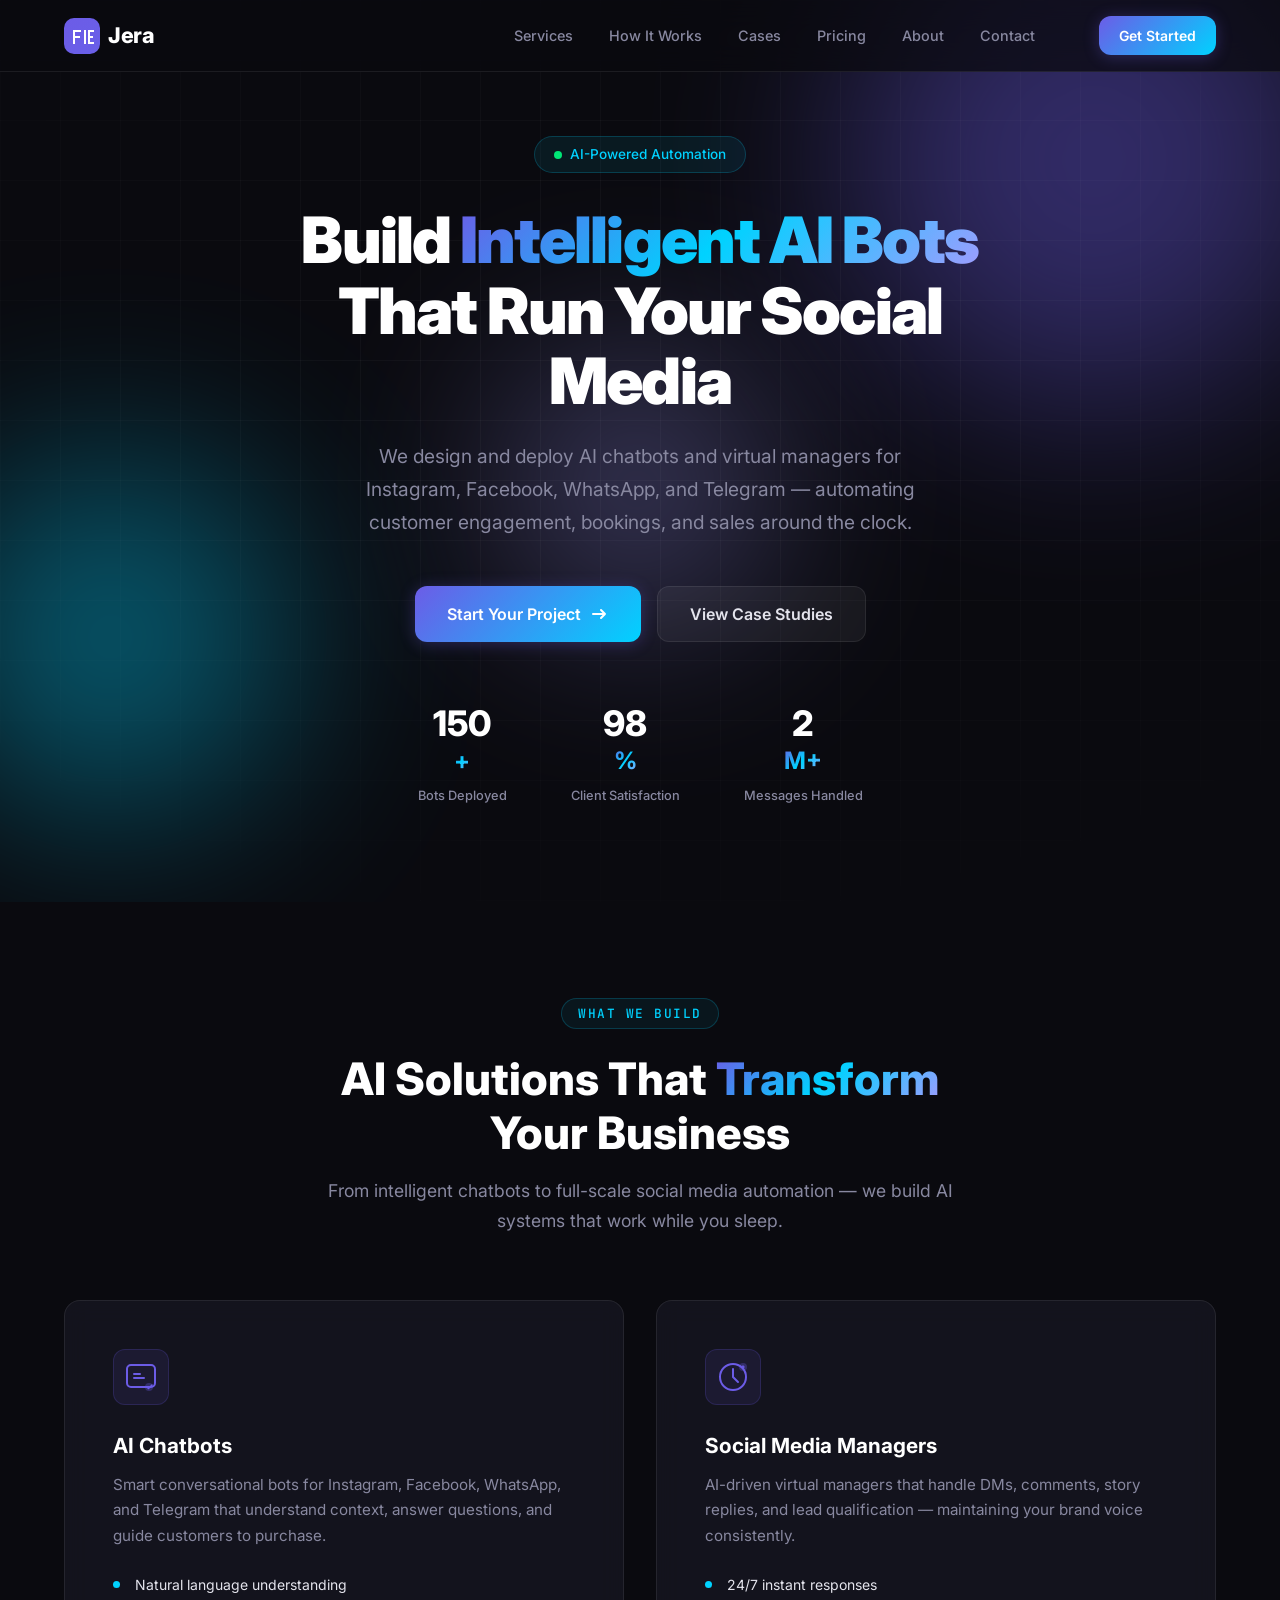
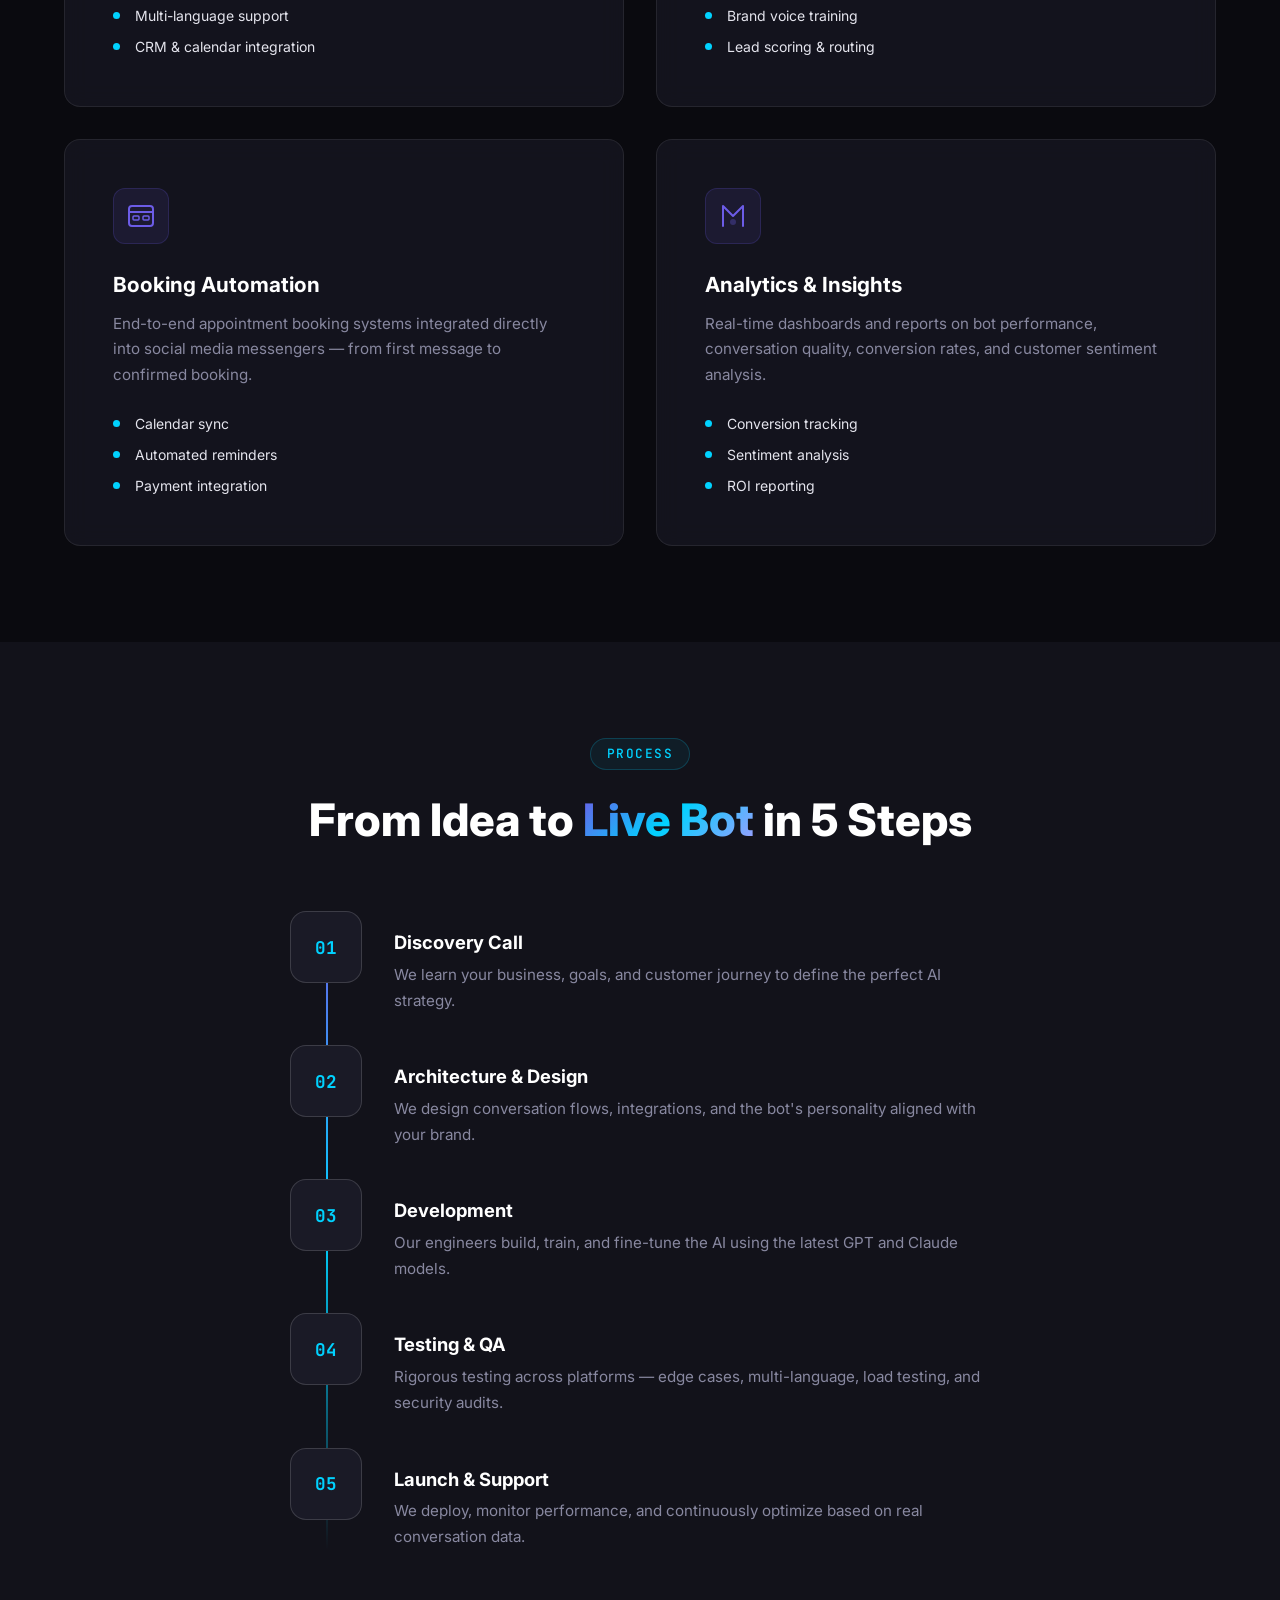
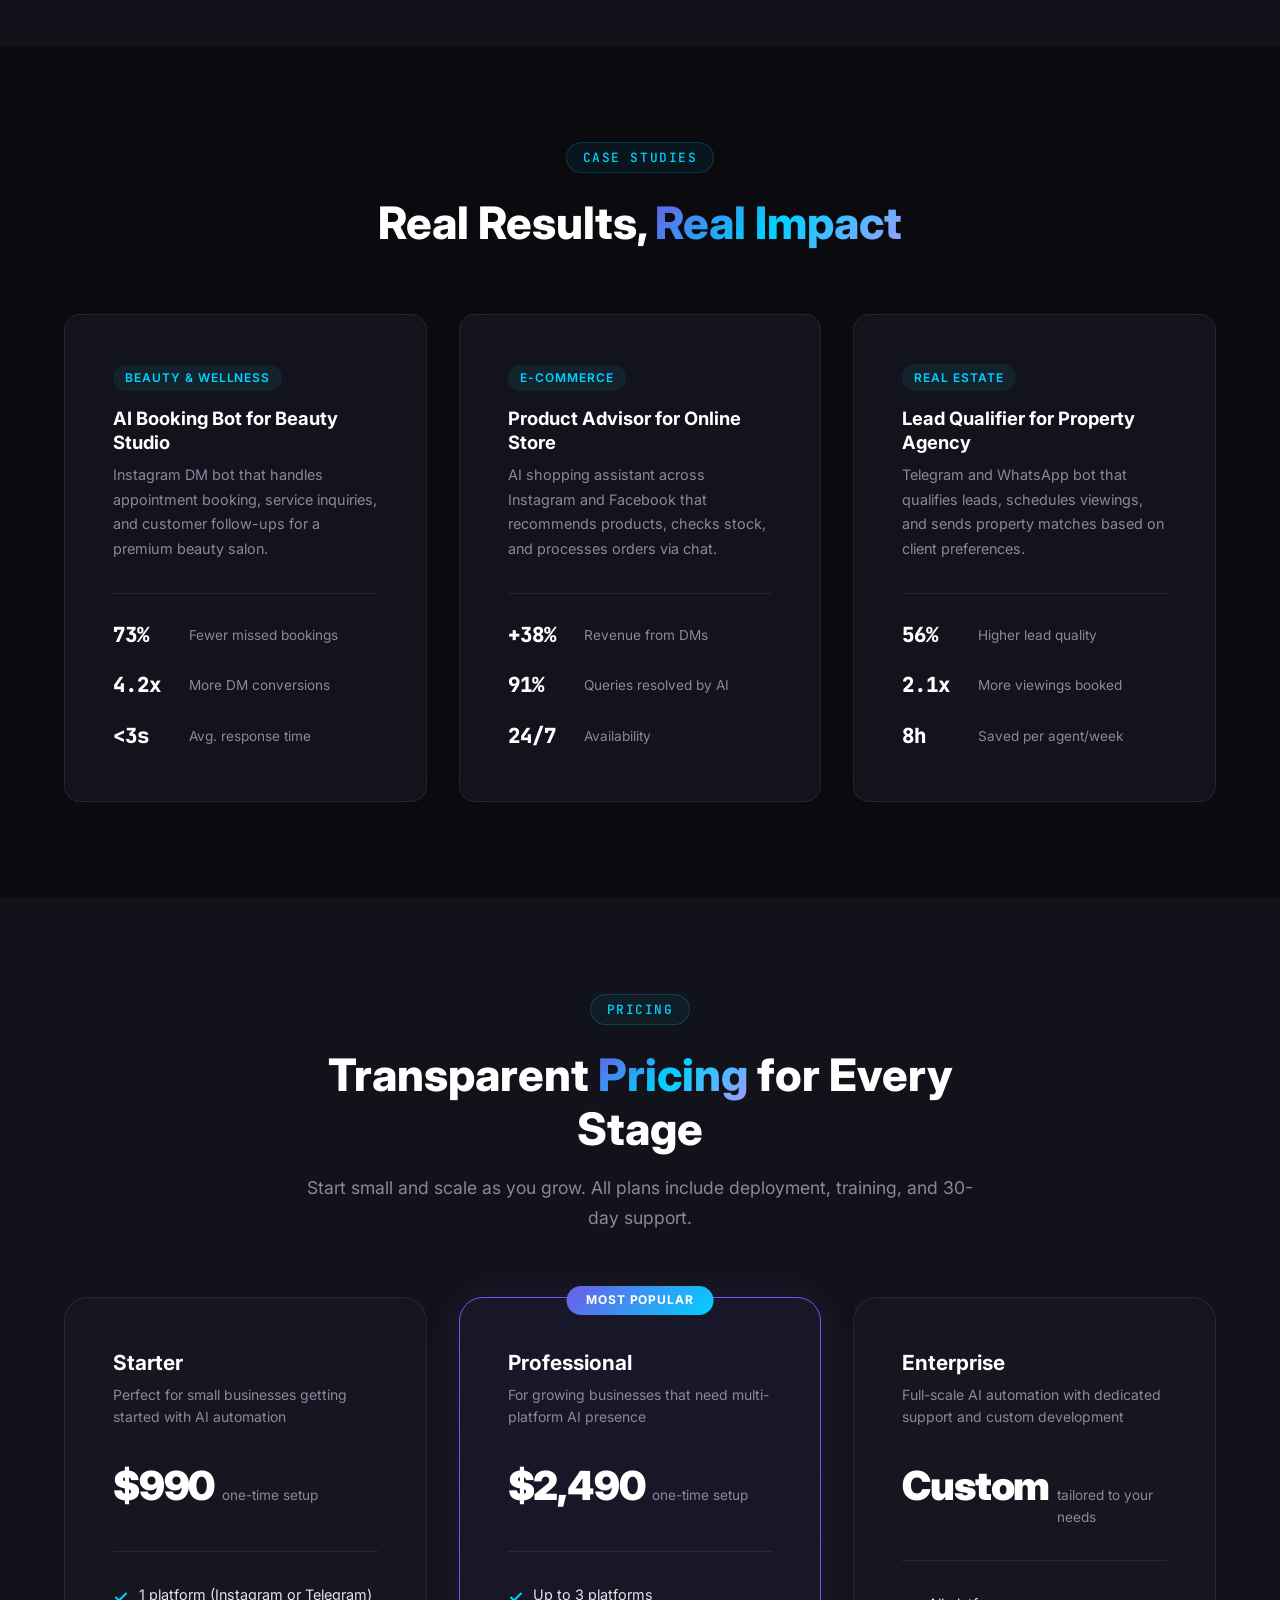
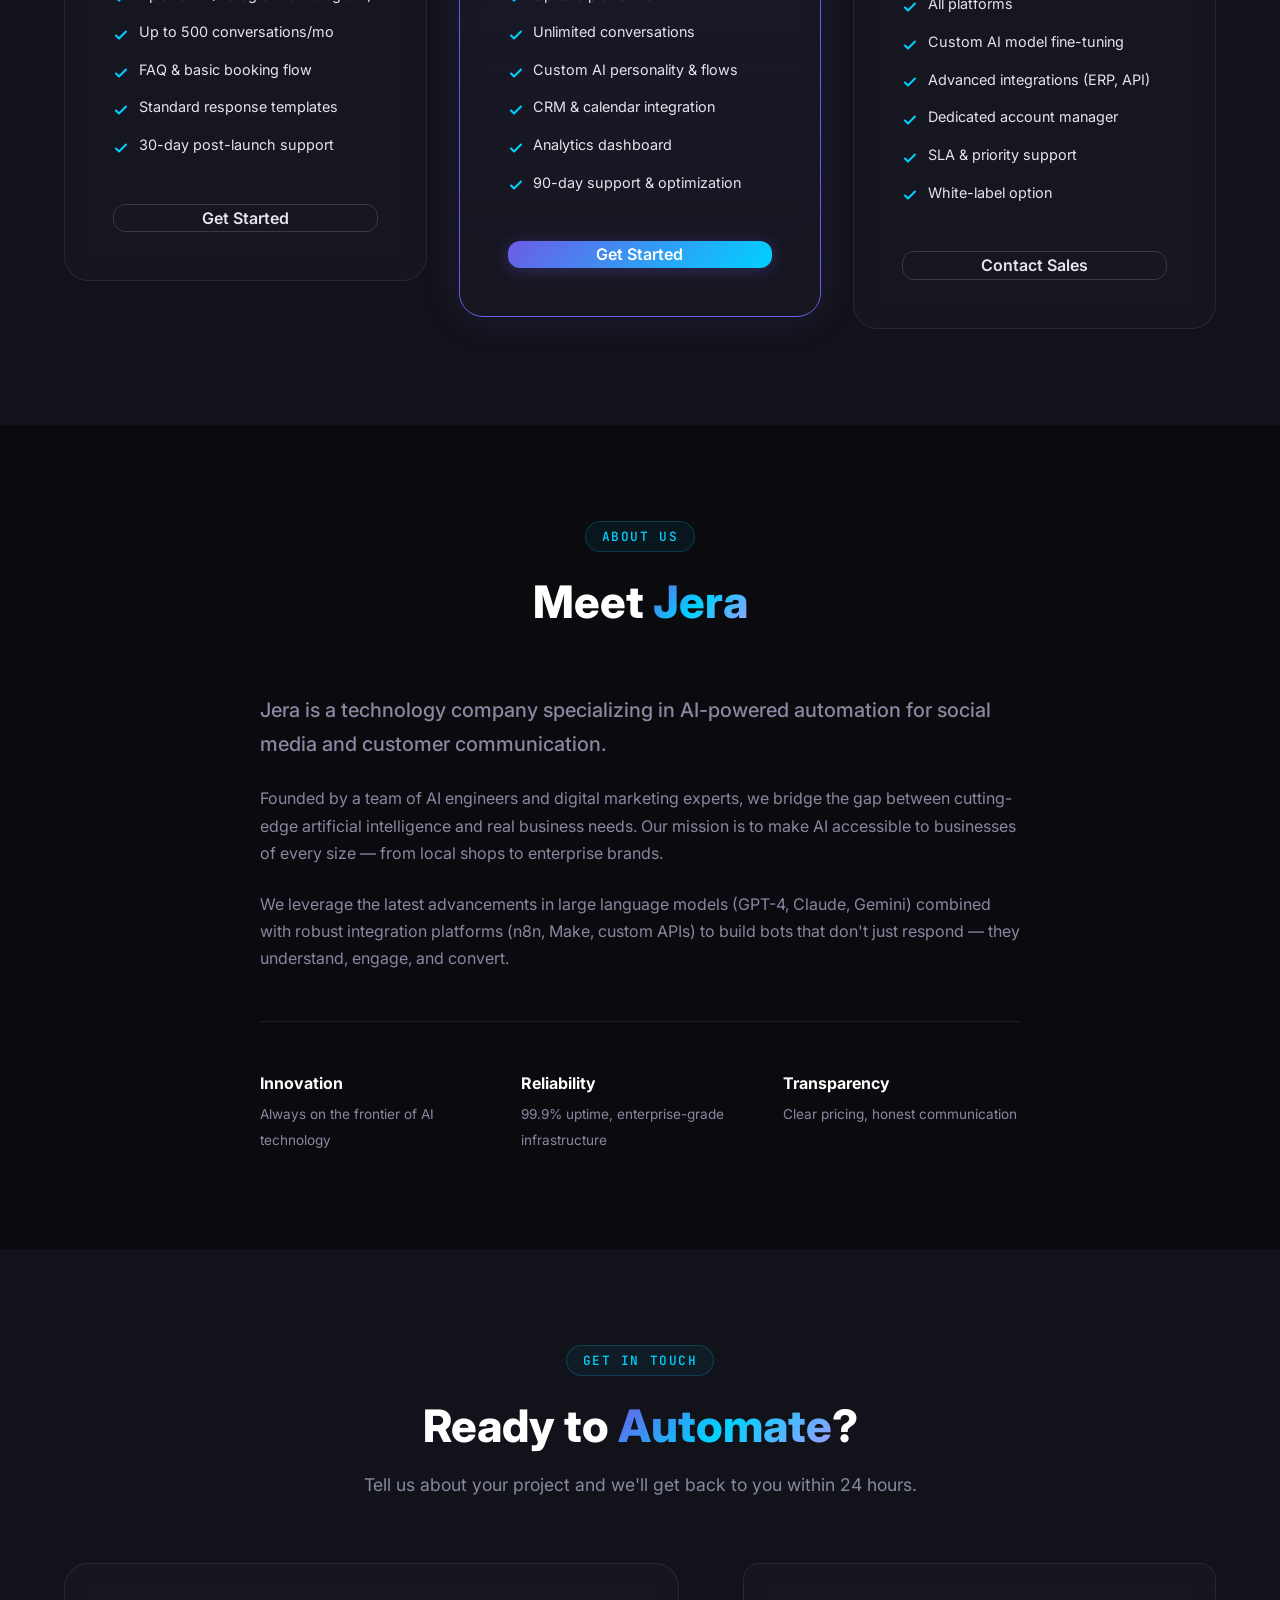
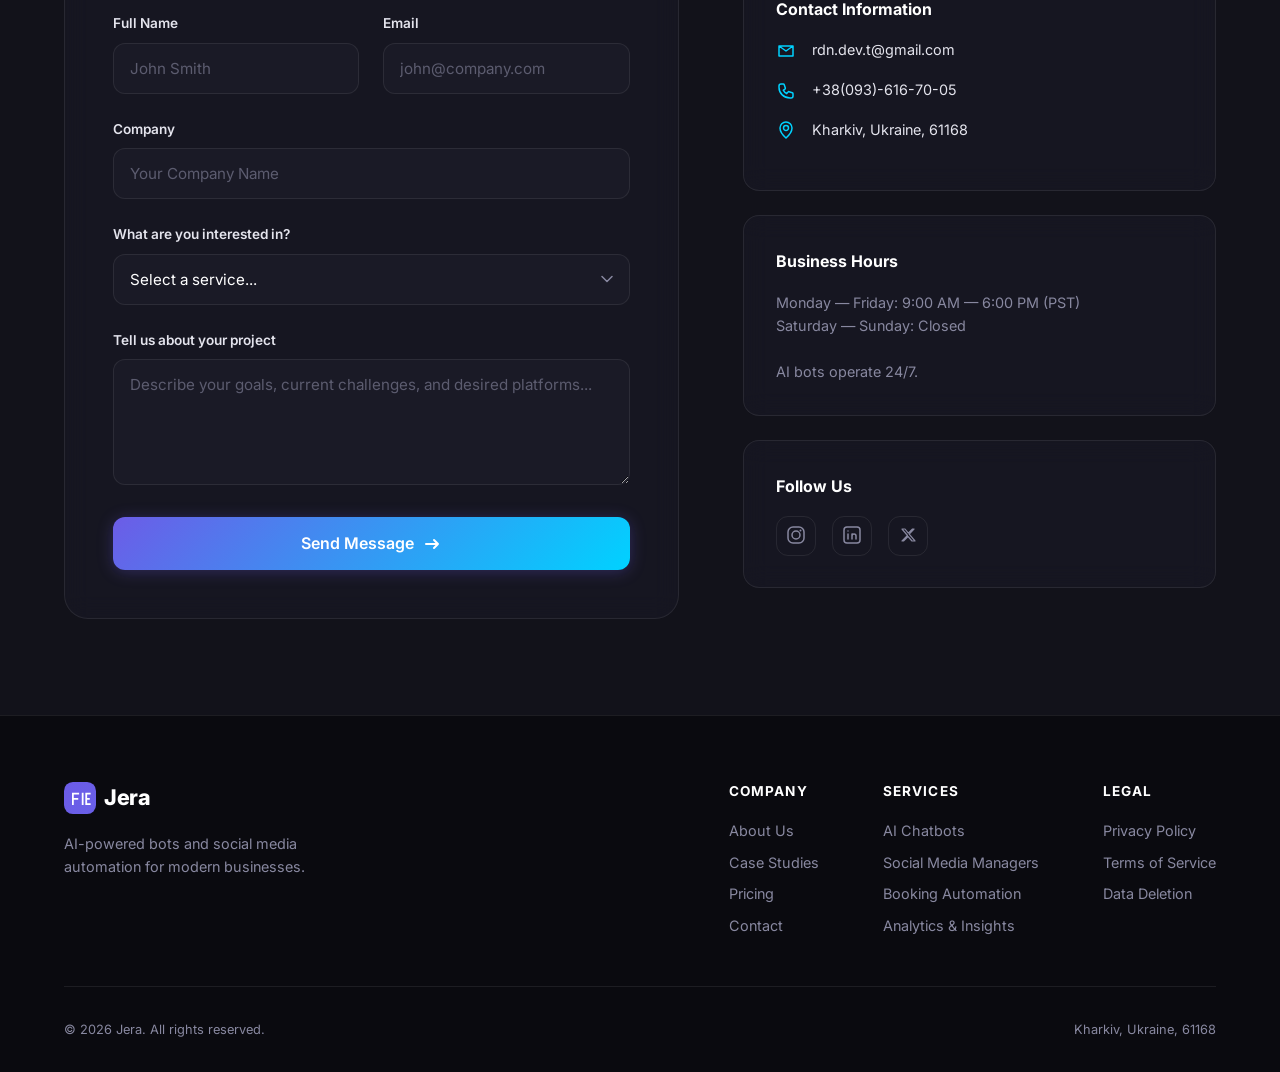
<file: index.html>
<!DOCTYPE html>
<html lang="en">
<head>
    <meta charset="UTF-8">
    <meta name="viewport" content="width=device-width, initial-scale=1.0">
    <title>Jera — AI-Powered Bots & Social Media Automation</title>
    <meta name="description" content="Jera builds intelligent AI chatbots and social media managers that automate customer engagement, boost conversions, and scale your business 24/7.">
    <meta name="keywords" content="AI chatbot, social media automation, Instagram bot, Facebook bot, AI assistant, customer engagement, Jera">
    <meta name="author" content="Jera">
    <meta name="robots" content="index, follow">

    <!-- Open Graph / Facebook -->
    <meta property="og:type" content="website">
    <meta property="og:title" content="Jera — AI-Powered Bots & Social Media Automation">
    <meta property="og:description" content="Intelligent AI chatbots and social media managers that automate customer engagement and scale your business.">
    <meta property="og:image" content="img/og-image.png">
    <meta property="og:url" content="">
    <meta property="og:site_name" content="Jera">

    <!-- Twitter -->
    <meta name="twitter:card" content="summary_large_image">
    <meta name="twitter:title" content="Jera — AI-Powered Bots & Social Media Automation">
    <meta name="twitter:description" content="Intelligent AI chatbots and social media managers that automate customer engagement and scale your business.">

    <!-- Favicon -->
    <link rel="icon" type="image/svg+xml" href="img/favicon.svg">

    <!-- Fonts -->
    <link rel="preconnect" href="https://fonts.googleapis.com">
    <link rel="preconnect" href="https://fonts.gstatic.com" crossorigin>
    <link href="https://fonts.googleapis.com/css2?family=Inter:wght@300;400;500;600;700;800;900&family=JetBrains+Mono:wght@400;500&display=swap" rel="stylesheet">

    <!-- Styles -->
    <link rel="stylesheet" href="css/style.css">
</head>
<body>
    <!-- ===================== HEADER ===================== -->
    <header class="header" id="header">
        <div class="container header__inner">
            <a href="#" class="logo" aria-label="Jera home">
                <svg class="logo__icon" width="36" height="36" viewBox="0 0 36 36" fill="none">
                    <rect width="36" height="36" rx="10" fill="url(#logo-grad)"/>
                    <path d="M11 12h6v2h-6v4h5v2h-5v6h-2V12h2zm9 0h2v14h-2V12zm4 0h6v2h-4v4h3v2h-3v4h4v2h-6V12z" fill="#fff"/>
                    <defs><linearGradient id="logo-grad" x1="0" y1="0" x2="36" y2="36"><stop stop-color="#6C5CE7"/><stop offset="1" stop-color="#00D2FF"/></linearGradient></defs>
                </svg>
                <span class="logo__text">Jera</span>
            </a>
            <nav class="nav" id="nav">
                <a href="#services" class="nav__link">Services</a>
                <a href="#how-it-works" class="nav__link">How It Works</a>
                <a href="#cases" class="nav__link">Cases</a>
                <a href="#pricing" class="nav__link">Pricing</a>
                <a href="#about" class="nav__link">About</a>
                <a href="#contact" class="nav__link">Contact</a>
            </nav>
            <a href="#contact" class="btn btn--primary btn--sm header__cta">Get Started</a>
            <button class="burger" id="burger" aria-label="Toggle menu">
                <span></span><span></span><span></span>
            </button>
        </div>
    </header>

    <!-- ===================== HERO ===================== -->
    <section class="hero" id="hero">
        <div class="hero__bg">
            <div class="hero__orb hero__orb--1"></div>
            <div class="hero__orb hero__orb--2"></div>
            <div class="hero__orb hero__orb--3"></div>
            <div class="hero__grid"></div>
        </div>
        <div class="container hero__inner">
            <div class="hero__badge">
                <span class="hero__badge-dot"></span>
                AI-Powered Automation
            </div>
            <h1 class="hero__title">
                Build <span class="gradient-text">Intelligent AI Bots</span><br>
                That Run Your Social Media
            </h1>
            <p class="hero__subtitle">
                We design and deploy AI chatbots and virtual managers for Instagram, Facebook, WhatsApp, and Telegram — automating customer engagement, bookings, and sales around the clock.
            </p>
            <div class="hero__actions">
                <a href="#contact" class="btn btn--primary btn--lg">
                    <span>Start Your Project</span>
                    <svg width="20" height="20" viewBox="0 0 20 20" fill="none"><path d="M4 10h12m0 0l-4-4m4 4l-4 4" stroke="currentColor" stroke-width="2" stroke-linecap="round" stroke-linejoin="round"/></svg>
                </a>
                <a href="#cases" class="btn btn--ghost btn--lg">View Case Studies</a>
            </div>
            <div class="hero__stats">
                <div class="hero__stat">
                    <span class="hero__stat-value" data-count="150">0</span><span class="hero__stat-suffix">+</span>
                    <span class="hero__stat-label">Bots Deployed</span>
                </div>
                <div class="hero__stat">
                    <span class="hero__stat-value" data-count="98">0</span><span class="hero__stat-suffix">%</span>
                    <span class="hero__stat-label">Client Satisfaction</span>
                </div>
                <div class="hero__stat">
                    <span class="hero__stat-value" data-count="2">0</span><span class="hero__stat-suffix">M+</span>
                    <span class="hero__stat-label">Messages Handled</span>
                </div>
            </div>
        </div>
    </section>

    <!-- ===================== SERVICES ===================== -->
    <section class="services" id="services">
        <div class="container">
            <div class="section-header">
                <span class="section-tag">What We Build</span>
                <h2 class="section-title">AI Solutions That <span class="gradient-text">Transform</span> Your Business</h2>
                <p class="section-desc">From intelligent chatbots to full-scale social media automation — we build AI systems that work while you sleep.</p>
            </div>
            <div class="services__grid">
                <!-- Service 1 -->
                <div class="service-card" data-reveal>
                    <div class="service-card__icon">
                        <svg width="32" height="32" viewBox="0 0 32 32" fill="none"><rect x="2" y="4" width="28" height="22" rx="4" stroke="currentColor" stroke-width="2"/><path d="M9 13h6M9 17h10" stroke="currentColor" stroke-width="2" stroke-linecap="round"/><circle cx="24" cy="26" r="4" fill="currentColor" opacity=".3"/><path d="M22 26l1.5 1.5L27 24" stroke="currentColor" stroke-width="1.5" stroke-linecap="round" stroke-linejoin="round"/></svg>
                    </div>
                    <h3 class="service-card__title">AI Chatbots</h3>
                    <p class="service-card__desc">Smart conversational bots for Instagram, Facebook, WhatsApp, and Telegram that understand context, answer questions, and guide customers to purchase.</p>
                    <ul class="service-card__features">
                        <li>Natural language understanding</li>
                        <li>Multi-language support</li>
                        <li>CRM & calendar integration</li>
                    </ul>
                </div>
                <!-- Service 2 -->
                <div class="service-card" data-reveal>
                    <div class="service-card__icon">
                        <svg width="32" height="32" viewBox="0 0 32 32" fill="none"><circle cx="16" cy="16" r="13" stroke="currentColor" stroke-width="2"/><path d="M16 8v8l5 5" stroke="currentColor" stroke-width="2" stroke-linecap="round" stroke-linejoin="round"/><circle cx="26" cy="6" r="4" fill="currentColor" opacity=".3"/><path d="M25 6h2M26 5v2" stroke="currentColor" stroke-width="1.5" stroke-linecap="round"/></svg>
                    </div>
                    <h3 class="service-card__title">Social Media Managers</h3>
                    <p class="service-card__desc">AI-driven virtual managers that handle DMs, comments, story replies, and lead qualification — maintaining your brand voice consistently.</p>
                    <ul class="service-card__features">
                        <li>24/7 instant responses</li>
                        <li>Brand voice training</li>
                        <li>Lead scoring & routing</li>
                    </ul>
                </div>
                <!-- Service 3 -->
                <div class="service-card" data-reveal>
                    <div class="service-card__icon">
                        <svg width="32" height="32" viewBox="0 0 32 32" fill="none"><rect x="4" y="6" width="24" height="20" rx="3" stroke="currentColor" stroke-width="2"/><path d="M4 12h24" stroke="currentColor" stroke-width="2"/><rect x="8" y="16" width="6" height="4" rx="1" stroke="currentColor" stroke-width="1.5"/><rect x="18" y="16" width="6" height="4" rx="1" stroke="currentColor" stroke-width="1.5"/></svg>
                    </div>
                    <h3 class="service-card__title">Booking Automation</h3>
                    <p class="service-card__desc">End-to-end appointment booking systems integrated directly into social media messengers — from first message to confirmed booking.</p>
                    <ul class="service-card__features">
                        <li>Calendar sync</li>
                        <li>Automated reminders</li>
                        <li>Payment integration</li>
                    </ul>
                </div>
                <!-- Service 4 -->
                <div class="service-card" data-reveal>
                    <div class="service-card__icon">
                        <svg width="32" height="32" viewBox="0 0 32 32" fill="none"><path d="M6 26V6l10 10L26 6v20" stroke="currentColor" stroke-width="2" stroke-linecap="round" stroke-linejoin="round"/><circle cx="16" cy="22" r="3" fill="currentColor" opacity=".3"/></svg>
                    </div>
                    <h3 class="service-card__title">Analytics & Insights</h3>
                    <p class="service-card__desc">Real-time dashboards and reports on bot performance, conversation quality, conversion rates, and customer sentiment analysis.</p>
                    <ul class="service-card__features">
                        <li>Conversion tracking</li>
                        <li>Sentiment analysis</li>
                        <li>ROI reporting</li>
                    </ul>
                </div>
            </div>
        </div>
    </section>

    <!-- ===================== HOW IT WORKS ===================== -->
    <section class="how" id="how-it-works">
        <div class="container">
            <div class="section-header">
                <span class="section-tag">Process</span>
                <h2 class="section-title">From Idea to <span class="gradient-text">Live Bot</span> in 5 Steps</h2>
            </div>
            <div class="how__timeline">
                <div class="how__step" data-reveal>
                    <div class="how__step-num">01</div>
                    <div class="how__step-content">
                        <h3>Discovery Call</h3>
                        <p>We learn your business, goals, and customer journey to define the perfect AI strategy.</p>
                    </div>
                </div>
                <div class="how__step" data-reveal>
                    <div class="how__step-num">02</div>
                    <div class="how__step-content">
                        <h3>Architecture & Design</h3>
                        <p>We design conversation flows, integrations, and the bot's personality aligned with your brand.</p>
                    </div>
                </div>
                <div class="how__step" data-reveal>
                    <div class="how__step-num">03</div>
                    <div class="how__step-content">
                        <h3>Development</h3>
                        <p>Our engineers build, train, and fine-tune the AI using the latest GPT and Claude models.</p>
                    </div>
                </div>
                <div class="how__step" data-reveal>
                    <div class="how__step-num">04</div>
                    <div class="how__step-content">
                        <h3>Testing & QA</h3>
                        <p>Rigorous testing across platforms — edge cases, multi-language, load testing, and security audits.</p>
                    </div>
                </div>
                <div class="how__step" data-reveal>
                    <div class="how__step-num">05</div>
                    <div class="how__step-content">
                        <h3>Launch & Support</h3>
                        <p>We deploy, monitor performance, and continuously optimize based on real conversation data.</p>
                    </div>
                </div>
            </div>
        </div>
    </section>

    <!-- ===================== CASES ===================== -->
    <section class="cases" id="cases">
        <div class="container">
            <div class="section-header">
                <span class="section-tag">Case Studies</span>
                <h2 class="section-title">Real Results, <span class="gradient-text">Real Impact</span></h2>
            </div>
            <div class="cases__grid">
                <article class="case-card" data-reveal>
                    <div class="case-card__tag">Beauty & Wellness</div>
                    <h3 class="case-card__title">AI Booking Bot for Beauty Studio</h3>
                    <p class="case-card__desc">Instagram DM bot that handles appointment booking, service inquiries, and customer follow-ups for a premium beauty salon.</p>
                    <div class="case-card__metrics">
                        <div class="case-card__metric">
                            <span class="case-card__metric-value">73%</span>
                            <span class="case-card__metric-label">Fewer missed bookings</span>
                        </div>
                        <div class="case-card__metric">
                            <span class="case-card__metric-value">4.2x</span>
                            <span class="case-card__metric-label">More DM conversions</span>
                        </div>
                        <div class="case-card__metric">
                            <span class="case-card__metric-value">&lt;3s</span>
                            <span class="case-card__metric-label">Avg. response time</span>
                        </div>
                    </div>
                </article>
                <article class="case-card" data-reveal>
                    <div class="case-card__tag">E-Commerce</div>
                    <h3 class="case-card__title">Product Advisor for Online Store</h3>
                    <p class="case-card__desc">AI shopping assistant across Instagram and Facebook that recommends products, checks stock, and processes orders via chat.</p>
                    <div class="case-card__metrics">
                        <div class="case-card__metric">
                            <span class="case-card__metric-value">+38%</span>
                            <span class="case-card__metric-label">Revenue from DMs</span>
                        </div>
                        <div class="case-card__metric">
                            <span class="case-card__metric-value">91%</span>
                            <span class="case-card__metric-label">Queries resolved by AI</span>
                        </div>
                        <div class="case-card__metric">
                            <span class="case-card__metric-value">24/7</span>
                            <span class="case-card__metric-label">Availability</span>
                        </div>
                    </div>
                </article>
                <article class="case-card" data-reveal>
                    <div class="case-card__tag">Real Estate</div>
                    <h3 class="case-card__title">Lead Qualifier for Property Agency</h3>
                    <p class="case-card__desc">Telegram and WhatsApp bot that qualifies leads, schedules viewings, and sends property matches based on client preferences.</p>
                    <div class="case-card__metrics">
                        <div class="case-card__metric">
                            <span class="case-card__metric-value">56%</span>
                            <span class="case-card__metric-label">Higher lead quality</span>
                        </div>
                        <div class="case-card__metric">
                            <span class="case-card__metric-value">2.1x</span>
                            <span class="case-card__metric-label">More viewings booked</span>
                        </div>
                        <div class="case-card__metric">
                            <span class="case-card__metric-value">8h</span>
                            <span class="case-card__metric-label">Saved per agent/week</span>
                        </div>
                    </div>
                </article>
            </div>
        </div>
    </section>

    <!-- ===================== PRICING ===================== -->
    <section class="pricing" id="pricing">
        <div class="container">
            <div class="section-header">
                <span class="section-tag">Pricing</span>
                <h2 class="section-title">Transparent <span class="gradient-text">Pricing</span> for Every Stage</h2>
                <p class="section-desc">Start small and scale as you grow. All plans include deployment, training, and 30-day support.</p>
            </div>
            <div class="pricing__grid">
                <div class="pricing-card" data-reveal>
                    <div class="pricing-card__header">
                        <h3 class="pricing-card__name">Starter</h3>
                        <p class="pricing-card__desc">Perfect for small businesses getting started with AI automation</p>
                    </div>
                    <div class="pricing-card__price">
                        <span class="pricing-card__amount">$990</span>
                        <span class="pricing-card__period">one-time setup</span>
                    </div>
                    <ul class="pricing-card__features">
                        <li>1 platform (Instagram or Telegram)</li>
                        <li>Up to 500 conversations/mo</li>
                        <li>FAQ & basic booking flow</li>
                        <li>Standard response templates</li>
                        <li>30-day post-launch support</li>
                    </ul>
                    <a href="#contact" class="btn btn--outline btn--full">Get Started</a>
                </div>
                <div class="pricing-card pricing-card--featured" data-reveal>
                    <div class="pricing-card__badge">Most Popular</div>
                    <div class="pricing-card__header">
                        <h3 class="pricing-card__name">Professional</h3>
                        <p class="pricing-card__desc">For growing businesses that need multi-platform AI presence</p>
                    </div>
                    <div class="pricing-card__price">
                        <span class="pricing-card__amount">$2,490</span>
                        <span class="pricing-card__period">one-time setup</span>
                    </div>
                    <ul class="pricing-card__features">
                        <li>Up to 3 platforms</li>
                        <li>Unlimited conversations</li>
                        <li>Custom AI personality & flows</li>
                        <li>CRM & calendar integration</li>
                        <li>Analytics dashboard</li>
                        <li>90-day support & optimization</li>
                    </ul>
                    <a href="#contact" class="btn btn--primary btn--full">Get Started</a>
                </div>
                <div class="pricing-card" data-reveal>
                    <div class="pricing-card__header">
                        <h3 class="pricing-card__name">Enterprise</h3>
                        <p class="pricing-card__desc">Full-scale AI automation with dedicated support and custom development</p>
                    </div>
                    <div class="pricing-card__price">
                        <span class="pricing-card__amount">Custom</span>
                        <span class="pricing-card__period">tailored to your needs</span>
                    </div>
                    <ul class="pricing-card__features">
                        <li>All platforms</li>
                        <li>Custom AI model fine-tuning</li>
                        <li>Advanced integrations (ERP, API)</li>
                        <li>Dedicated account manager</li>
                        <li>SLA & priority support</li>
                        <li>White-label option</li>
                    </ul>
                    <a href="#contact" class="btn btn--outline btn--full">Contact Sales</a>
                </div>
            </div>
        </div>
    </section>

    <!-- ===================== ABOUT ===================== -->
    <section class="about" id="about">
        <div class="container">
            <div class="section-header">
                <span class="section-tag">About Us</span>
                <h2 class="section-title">Meet <span class="gradient-text">Jera</span></h2>
            </div>
            <div class="about__content">
                <div class="about__text" data-reveal>
                    <p class="about__lead">Jera is a technology company specializing in AI-powered automation for social media and customer communication.</p>
                    <p>Founded by a team of AI engineers and digital marketing experts, we bridge the gap between cutting-edge artificial intelligence and real business needs. Our mission is to make AI accessible to businesses of every size — from local shops to enterprise brands.</p>
                    <p>We leverage the latest advancements in large language models (GPT-4, Claude, Gemini) combined with robust integration platforms (n8n, Make, custom APIs) to build bots that don't just respond — they understand, engage, and convert.</p>
                    <div class="about__values">
                        <div class="about__value">
                            <strong>Innovation</strong>
                            <span>Always on the frontier of AI technology</span>
                        </div>
                        <div class="about__value">
                            <strong>Reliability</strong>
                            <span>99.9% uptime, enterprise-grade infrastructure</span>
                        </div>
                        <div class="about__value">
                            <strong>Transparency</strong>
                            <span>Clear pricing, honest communication</span>
                        </div>
                    </div>
                </div>
            </div>
        </div>
    </section>

    <!-- ===================== CONTACT ===================== -->
    <section class="contact" id="contact">
        <div class="container">
            <div class="section-header">
                <span class="section-tag">Get In Touch</span>
                <h2 class="section-title">Ready to <span class="gradient-text">Automate</span>?</h2>
                <p class="section-desc">Tell us about your project and we'll get back to you within 24 hours.</p>
            </div>
            <div class="contact__grid">
                <form class="contact-form" id="contactForm" data-reveal>
                    <div class="contact-form__row">
                        <div class="contact-form__field">
                            <label for="name">Full Name</label>
                            <input type="text" id="name" name="name" required placeholder="John Smith">
                        </div>
                        <div class="contact-form__field" id="emailField">
                            <label for="email">Email</label>
                            <input type="email" id="email" name="email" required placeholder="john@company.com">
                            <span class="field-error">Please enter a valid email address</span>
                        </div>
                    </div>
                    <div class="contact-form__field">
                        <label for="company">Company</label>
                        <input type="text" id="company" name="company" placeholder="Your Company Name">
                    </div>
                    <div class="contact-form__field">
                        <label for="service">What are you interested in?</label>
                        <select id="service" name="service">
                            <option value="">Select a service...</option>
                            <option value="chatbot">AI Chatbot</option>
                            <option value="social-manager">Social Media Manager</option>
                            <option value="booking">Booking Automation</option>
                            <option value="custom">Custom Solution</option>
                        </select>
                    </div>
                    <div class="contact-form__field">
                        <label for="message">Tell us about your project</label>
                        <textarea id="message" name="message" rows="4" placeholder="Describe your goals, current challenges, and desired platforms..."></textarea>
                    </div>
                    <button type="submit" class="btn btn--primary btn--lg btn--full">
                        Send Message
                        <svg width="20" height="20" viewBox="0 0 20 20" fill="none"><path d="M4 10h12m0 0l-4-4m4 4l-4 4" stroke="currentColor" stroke-width="2" stroke-linecap="round" stroke-linejoin="round"/></svg>
                    </button>
                </form>
                <div class="contact__info" data-reveal>
                    <div class="contact__info-card">
                        <h4>Contact Information</h4>
                        <div class="contact__info-item">
                            <svg width="20" height="20" viewBox="0 0 20 20" fill="none"><path d="M3 5h14l-7 5-7-5zm0 0v10h14V5" stroke="currentColor" stroke-width="1.5" stroke-linecap="round" stroke-linejoin="round"/></svg>
                            <a href="mailto:rdn.dev.t@gmail.com">rdn.dev.t@gmail.com</a>
                        </div>
                        <div class="contact__info-item">
                            <svg width="20" height="20" viewBox="0 0 20 20" fill="none"><path d="M3 5a2 2 0 012-2h2.28a1 1 0 01.95.68l1.1 3.28a1 1 0 01-.45 1.12L7.4 9.3a8 8 0 003.3 3.3l1.22-1.48a1 1 0 011.12-.45l3.28 1.1a1 1 0 01.68.95V15a2 2 0 01-2 2h-1C7.82 17 3 12.18 3 6.5V5z" stroke="currentColor" stroke-width="1.5"/></svg>
                            <a href="tel:+380936167005">+38(093)-616-70-05</a>
                        </div>
                        <div class="contact__info-item">
                            <svg width="20" height="20" viewBox="0 0 20 20" fill="none"><path d="M10 10.5a2.5 2.5 0 100-5 2.5 2.5 0 000 5z" stroke="currentColor" stroke-width="1.5"/><path d="M10 18s-6-5.34-6-10a6 6 0 0112 0c0 4.66-6 10-6 10z" stroke="currentColor" stroke-width="1.5"/></svg>
                            <span>Kharkiv, Ukraine, 61168</span>
                        </div>
                    </div>
                    <div class="contact__info-card">
                        <h4>Business Hours</h4>
                        <p>Monday — Friday: 9:00 AM — 6:00 PM (PST)<br>
                        Saturday — Sunday: Closed<br><br>
                        AI bots operate 24/7.</p>
                    </div>
                    <div class="contact__info-card">
                        <h4>Follow Us</h4>
                        <div class="contact__socials">
                            <a href="#" aria-label="Instagram" class="contact__social">
                                <svg width="20" height="20" viewBox="0 0 20 20" fill="none"><rect x="2" y="2" width="16" height="16" rx="5" stroke="currentColor" stroke-width="1.5"/><circle cx="10" cy="10" r="4" stroke="currentColor" stroke-width="1.5"/><circle cx="14.5" cy="5.5" r="1" fill="currentColor"/></svg>
                            </a>
                            <a href="#" aria-label="LinkedIn" class="contact__social">
                                <svg width="20" height="20" viewBox="0 0 20 20" fill="none"><rect x="2" y="2" width="16" height="16" rx="3" stroke="currentColor" stroke-width="1.5"/><path d="M6 9v5M6 6v.01M10 14v-3a2 2 0 014 0v3M10 9v5" stroke="currentColor" stroke-width="1.5" stroke-linecap="round"/></svg>
                            </a>
                            <a href="#" aria-label="X / Twitter" class="contact__social">
                                <svg width="20" height="20" viewBox="0 0 20 20" fill="none"><path d="M4 4l5.5 6.5L4 16h1.5l4.5-4.5L14 16h3l-5.8-6.8L16 4h-1.5L10.3 8.2 7 4H4z" stroke="currentColor" stroke-width="1.2" stroke-linecap="round" stroke-linejoin="round"/></svg>
                            </a>
                        </div>
                    </div>
                </div>
            </div>
        </div>
    </section>

    <!-- ===================== FOOTER ===================== -->
    <footer class="footer">
        <div class="container">
            <div class="footer__top">
                <div class="footer__brand">
                    <a href="#" class="logo">
                        <svg class="logo__icon" width="32" height="32" viewBox="0 0 36 36" fill="none">
                            <rect width="36" height="36" rx="10" fill="url(#logo-grad2)"/>
                            <path d="M11 12h6v2h-6v4h5v2h-5v6h-2V12h2zm9 0h2v14h-2V12zm4 0h6v2h-4v4h3v2h-3v4h4v2h-6V12z" fill="#fff"/>
                            <defs><linearGradient id="logo-grad2" x1="0" y1="0" x2="36" y2="36"><stop stop-color="#6C5CE7"/><stop offset="1" stop-color="#00D2FF"/></linearGradient></defs>
                        </svg>
                        <span class="logo__text">Jera</span>
                    </a>
                    <p class="footer__tagline">AI-powered bots and social media automation for modern businesses.</p>
                </div>
                <div class="footer__links">
                    <div class="footer__col">
                        <h4>Company</h4>
                        <a href="#about">About Us</a>
                        <a href="#cases">Case Studies</a>
                        <a href="#pricing">Pricing</a>
                        <a href="#contact">Contact</a>
                    </div>
                    <div class="footer__col">
                        <h4>Services</h4>
                        <a href="#services">AI Chatbots</a>
                        <a href="#services">Social Media Managers</a>
                        <a href="#services">Booking Automation</a>
                        <a href="#services">Analytics & Insights</a>
                    </div>
                    <div class="footer__col">
                        <h4>Legal</h4>
                        <a href="legal/privacy-policy.html">Privacy Policy</a>
                        <a href="legal/terms-of-service.html">Terms of Service</a>
                        <a href="legal/data-deletion.html">Data Deletion</a>
                    </div>
                </div>
            </div>
            <div class="footer__bottom">
                <p>&copy; 2026 Jera. All rights reserved.</p>
                <p>Kharkiv, Ukraine, 61168</p>
            </div>
        </div>
    </footer>

    <!-- Success Modal -->
    <div class="modal-overlay" id="successModal">
        <div class="modal">
            <div class="modal__icon">
                <svg viewBox="0 0 24 24" fill="none" stroke="currentColor" stroke-width="2.5" stroke-linecap="round" stroke-linejoin="round"><path d="M20 6L9 17l-5-5"/></svg>
            </div>
            <h3 class="modal__title">Message Sent!</h3>
            <p class="modal__text">Thank you for reaching out. We'll get back to you within 24 hours.</p>
            <button class="modal__btn" id="modalClose">Got it</button>
        </div>
    </div>

    <script src="js/main.js"></script>
</body>
</html>
</file>
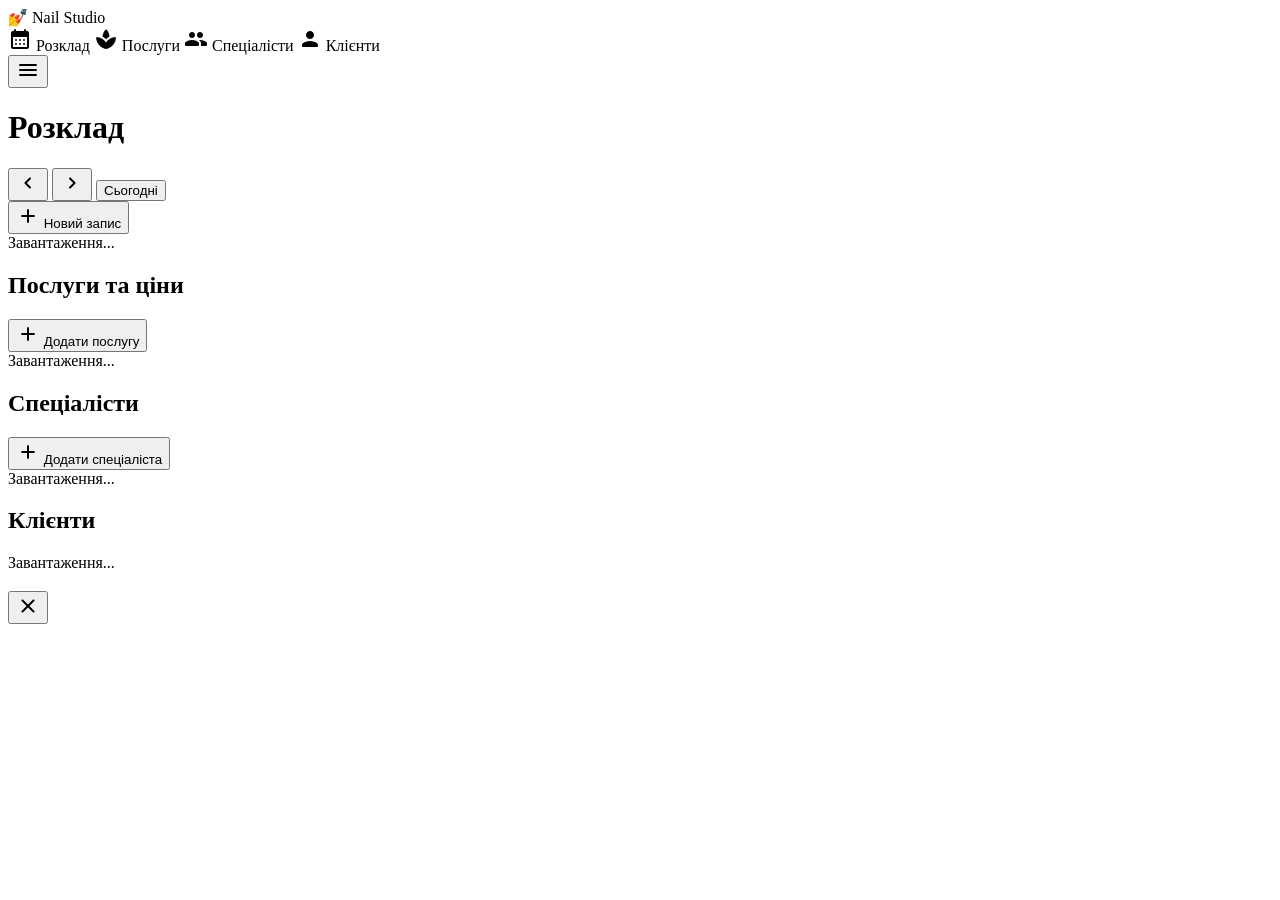
<file: GAS_miniCRM/index.html>
<!DOCTYPE html>
<html>
<head>
  <base target="_top">
  <link href="https://fonts.googleapis.com/css2?family=Inter:wght@400;500;600;700&display=swap" rel="stylesheet">
  <link href="https://fonts.googleapis.com/icon?family=Material+Icons+Round" rel="stylesheet">
  <?!= include('styles'); ?>
</head>
<body>

  <!-- Sidebar -->
  <aside class="sidebar" id="sidebar">
    <div class="sidebar__logo">
      <span class="sidebar__logo-icon">💅</span>
      <span class="sidebar__logo-text">Nail Studio</span>
    </div>
    <nav class="sidebar__nav">
      <a class="nav-item active" data-tab="schedule" onclick="switchTab('schedule')">
        <span class="material-icons-round">calendar_month</span>
        <span>Розклад</span>
      </a>
      <a class="nav-item" data-tab="services" onclick="switchTab('services')">
        <span class="material-icons-round">spa</span>
        <span>Послуги</span>
      </a>
      <a class="nav-item" data-tab="masters" onclick="switchTab('masters')">
        <span class="material-icons-round">people</span>
        <span>Спеціалісти</span>
      </a>
      <a class="nav-item" data-tab="clients" onclick="switchTab('clients')">
        <span class="material-icons-round">person</span>
        <span>Клієнти</span>
      </a>
    </nav>
  </aside>

  <!-- Main content -->
  <main class="main">
    <!-- Top bar -->
    <header class="topbar">
      <button class="topbar__menu" onclick="toggleSidebar()">
        <span class="material-icons-round">menu</span>
      </button>
      <h1 class="topbar__title" id="pageTitle">Розклад</h1>
      <div class="topbar__actions" id="topActions"></div>
    </header>

    <!-- Tab: Schedule -->
    <section class="tab-content active" id="tab-schedule">
      <div class="schedule-controls">
        <button class="btn btn--icon" onclick="changeWeek(-1)">
          <span class="material-icons-round">chevron_left</span>
        </button>
        <span class="schedule-controls__label" id="weekLabel"></span>
        <button class="btn btn--icon" onclick="changeWeek(1)">
          <span class="material-icons-round">chevron_right</span>
        </button>
        <button class="btn btn--outline" onclick="goToToday()">Сьогодні</button>
        <div class="schedule-controls__spacer"></div>
        <button class="btn btn--primary" onclick="openNewBooking()">
          <span class="material-icons-round">add</span> Новий запис
        </button>
      </div>

      <!-- Master filter chips -->
      <div class="master-chips" id="masterChips"></div>

      <!-- Calendar grid -->
      <div class="calendar-wrapper">
        <div class="calendar" id="calendarGrid">
          <div class="calendar__loading">Завантаження...</div>
        </div>
      </div>
    </section>

    <!-- Tab: Services -->
    <section class="tab-content" id="tab-services">
      <div class="tab-header">
        <h2>Послуги та ціни</h2>
        <button class="btn btn--primary" onclick="openNewService()">
          <span class="material-icons-round">add</span> Додати послугу
        </button>
      </div>
      <div class="services-grid" id="servicesGrid">
        <div class="calendar__loading">Завантаження...</div>
      </div>
    </section>

    <!-- Tab: Masters -->
    <section class="tab-content" id="tab-masters">
      <div class="tab-header">
        <h2>Спеціалісти</h2>
        <button class="btn btn--primary" onclick="openNewMaster()">
          <span class="material-icons-round">add</span> Додати спеціаліста
        </button>
      </div>
      <div class="masters-grid" id="mastersGrid">
        <div class="calendar__loading">Завантаження...</div>
      </div>
    </section>

    <!-- Tab: Clients -->
    <section class="tab-content" id="tab-clients">
      <div class="tab-header">
        <h2>Клієнти</h2>
      </div>
      <div class="clients-table-wrapper" id="clientsTable">
        <div class="calendar__loading">Завантаження...</div>
      </div>
    </section>
  </main>

  <!-- Modal backdrop -->
  <div class="modal-backdrop" id="modalBackdrop" onclick="closeModal()"></div>

  <!-- Modal -->
  <div class="modal" id="modal">
    <div class="modal__header">
      <h3 id="modalTitle"></h3>
      <button class="btn btn--icon" onclick="closeModal()">
        <span class="material-icons-round">close</span>
      </button>
    </div>
    <div class="modal__body" id="modalBody"></div>
    <div class="modal__footer" id="modalFooter"></div>
  </div>

  <!-- Toast notification -->
  <div class="toast" id="toast"></div>

  <?!= include('app'); ?>
</body>
</html>
</file>
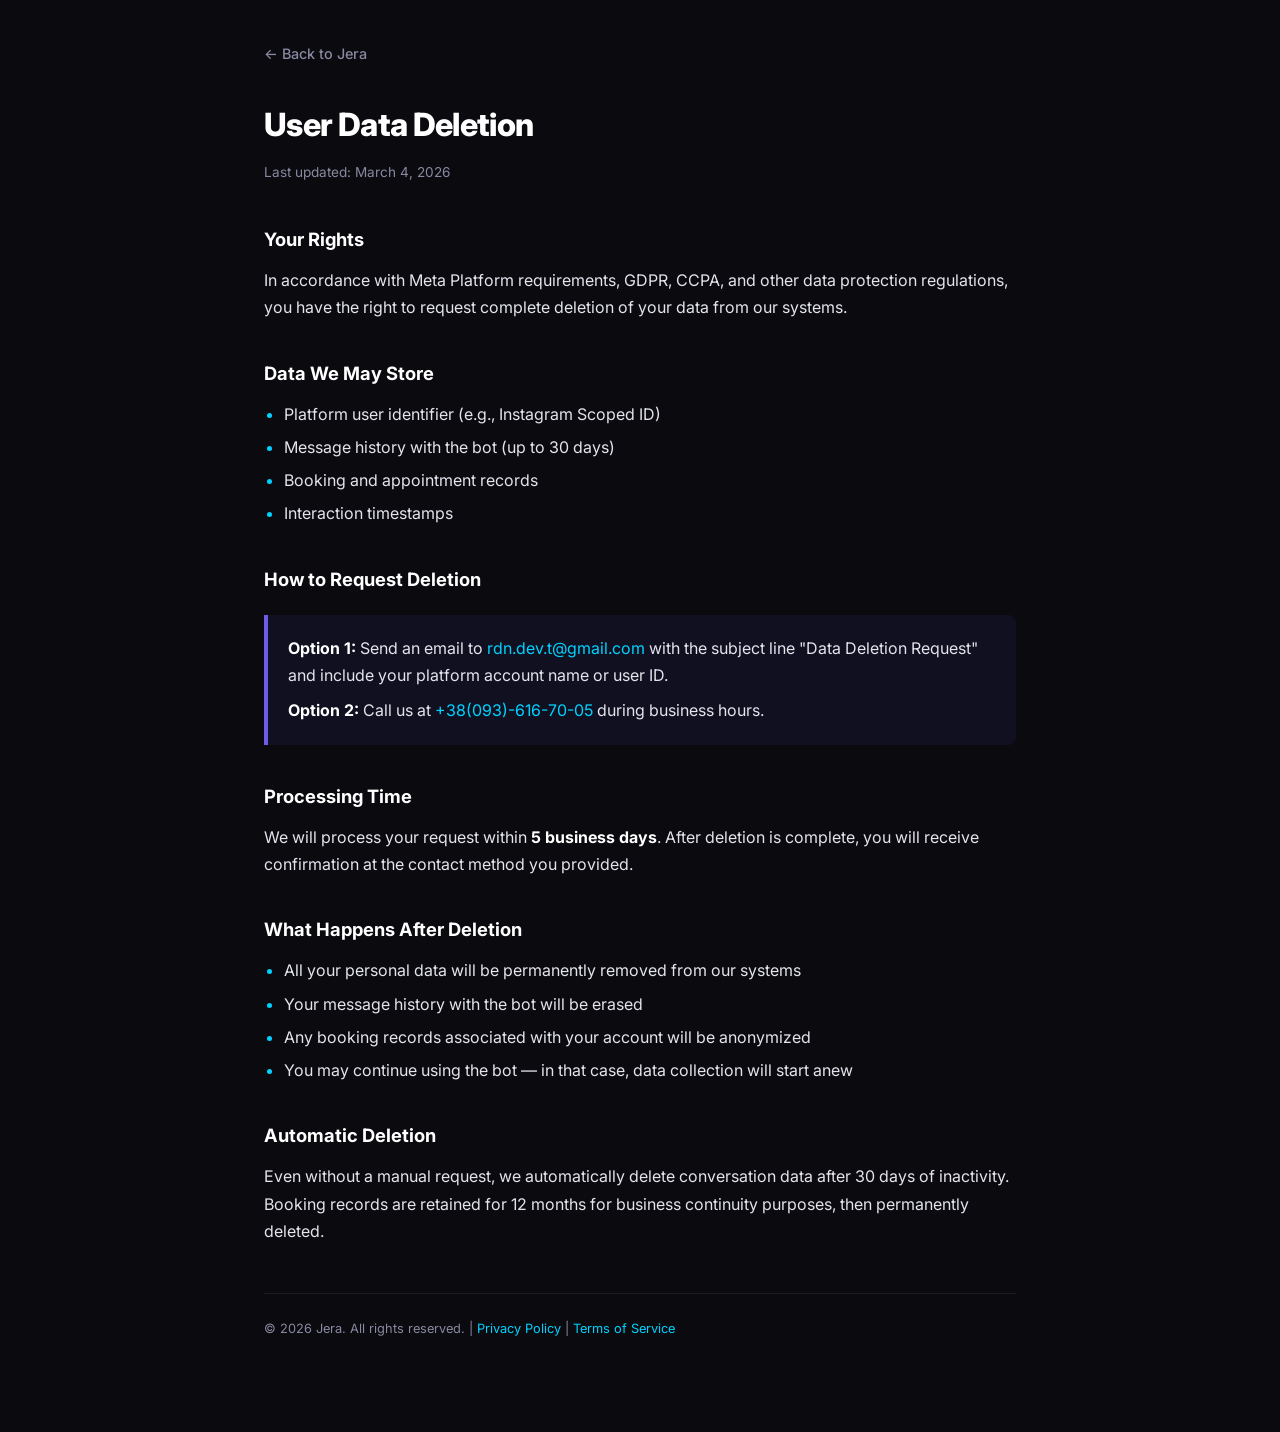
<file: docs/data-deletion.html>
<!DOCTYPE html>
<html lang="en">
<head>
    <meta charset="UTF-8">
    <meta name="viewport" content="width=device-width, initial-scale=1.0">
    <title>Data Deletion — Jera</title>
    <link rel="icon" type="image/svg+xml" href="../img/favicon.svg">
    <link rel="preconnect" href="https://fonts.googleapis.com">
    <link rel="preconnect" href="https://fonts.gstatic.com" crossorigin>
    <link href="https://fonts.googleapis.com/css2?family=Inter:wght@400;500;600;700&display=swap" rel="stylesheet">
    <style>
        :root{--c-bg:#0a0a0f;--c-surface:#1a1a26;--c-border:rgba(255,255,255,.08);--c-text:#e4e4ed;--c-text-dim:#8888a0;--c-text-bright:#fff;--c-primary:#6C5CE7;--c-accent:#00D2FF;}
        *,*::before,*::after{box-sizing:border-box;margin:0;padding:0;}
        html{scroll-behavior:smooth;}
        body{font-family:'Inter',-apple-system,BlinkMacSystemFont,'Segoe UI',sans-serif;max-width:800px;margin:0 auto;padding:40px 24px 80px;line-height:1.7;color:var(--c-text);background:var(--c-bg);-webkit-font-smoothing:antialiased;}
        a{color:var(--c-accent);text-decoration:none;transition:color .15s;}
        a:hover{color:var(--c-primary);}
        .back-link{display:inline-flex;align-items:center;gap:6px;font-size:.9rem;font-weight:500;color:var(--c-text-dim);margin-bottom:32px;transition:color .15s;}
        .back-link:hover{color:var(--c-text-bright);}
        h1{font-size:2rem;font-weight:800;color:var(--c-text-bright);margin-bottom:8px;letter-spacing:-.02em;}
        .updated{color:var(--c-text-dim);font-size:.85rem;margin-bottom:40px;display:block;}
        h2{font-size:1.15rem;font-weight:700;color:var(--c-text-bright);margin-top:36px;margin-bottom:12px;}
        p{margin-bottom:12px;}
        ul{margin:8px 0 16px 20px;}
        li{margin-bottom:6px;color:var(--c-text);}
        li::marker{color:var(--c-accent);}
        strong{color:var(--c-text-bright);}
        .info-box{background:rgba(108,92,231,.08);border-left:4px solid var(--c-primary);padding:20px;margin:20px 0;border-radius:0 8px 8px 0;}
        .info-box p{margin-bottom:8px;}
        .info-box p:last-child{margin-bottom:0;}
        .footer-legal{margin-top:48px;padding-top:24px;border-top:1px solid var(--c-border);font-size:.8rem;color:var(--c-text-dim);}
    </style>
</head>
<body>
    <a href="../index.html" class="back-link">&larr; Back to Jera</a>
    <h1>User Data Deletion</h1>
    <span class="updated">Last updated: March 4, 2026</span>

    <h2>Your Rights</h2>
    <p>In accordance with Meta Platform requirements, GDPR, CCPA, and other data protection regulations, you have the right to request complete deletion of your data from our systems.</p>

    <h2>Data We May Store</h2>
    <ul>
        <li>Platform user identifier (e.g., Instagram Scoped ID)</li>
        <li>Message history with the bot (up to 30 days)</li>
        <li>Booking and appointment records</li>
        <li>Interaction timestamps</li>
    </ul>

    <h2>How to Request Deletion</h2>
    <div class="info-box">
        <p><strong>Option 1:</strong> Send an email to <a href="mailto:rdn.dev.t@gmail.com">rdn.dev.t@gmail.com</a> with the subject line "Data Deletion Request" and include your platform account name or user ID.</p>
        <p><strong>Option 2:</strong> Call us at <a href="tel:+380936167005">+38(093)-616-70-05</a> during business hours.</p>
    </div>

    <h2>Processing Time</h2>
    <p>We will process your request within <strong>5 business days</strong>. After deletion is complete, you will receive confirmation at the contact method you provided.</p>

    <h2>What Happens After Deletion</h2>
    <ul>
        <li>All your personal data will be permanently removed from our systems</li>
        <li>Your message history with the bot will be erased</li>
        <li>Any booking records associated with your account will be anonymized</li>
        <li>You may continue using the bot — in that case, data collection will start anew</li>
    </ul>

    <h2>Automatic Deletion</h2>
    <p>Even without a manual request, we automatically delete conversation data after 30 days of inactivity. Booking records are retained for 12 months for business continuity purposes, then permanently deleted.</p>

    <div class="footer-legal">
        <p>&copy; 2026 Jera. All rights reserved. | <a href="privacy-policy.html">Privacy Policy</a> | <a href="terms-of-service.html">Terms of Service</a></p>
    </div>
</body>
</html>
</file>
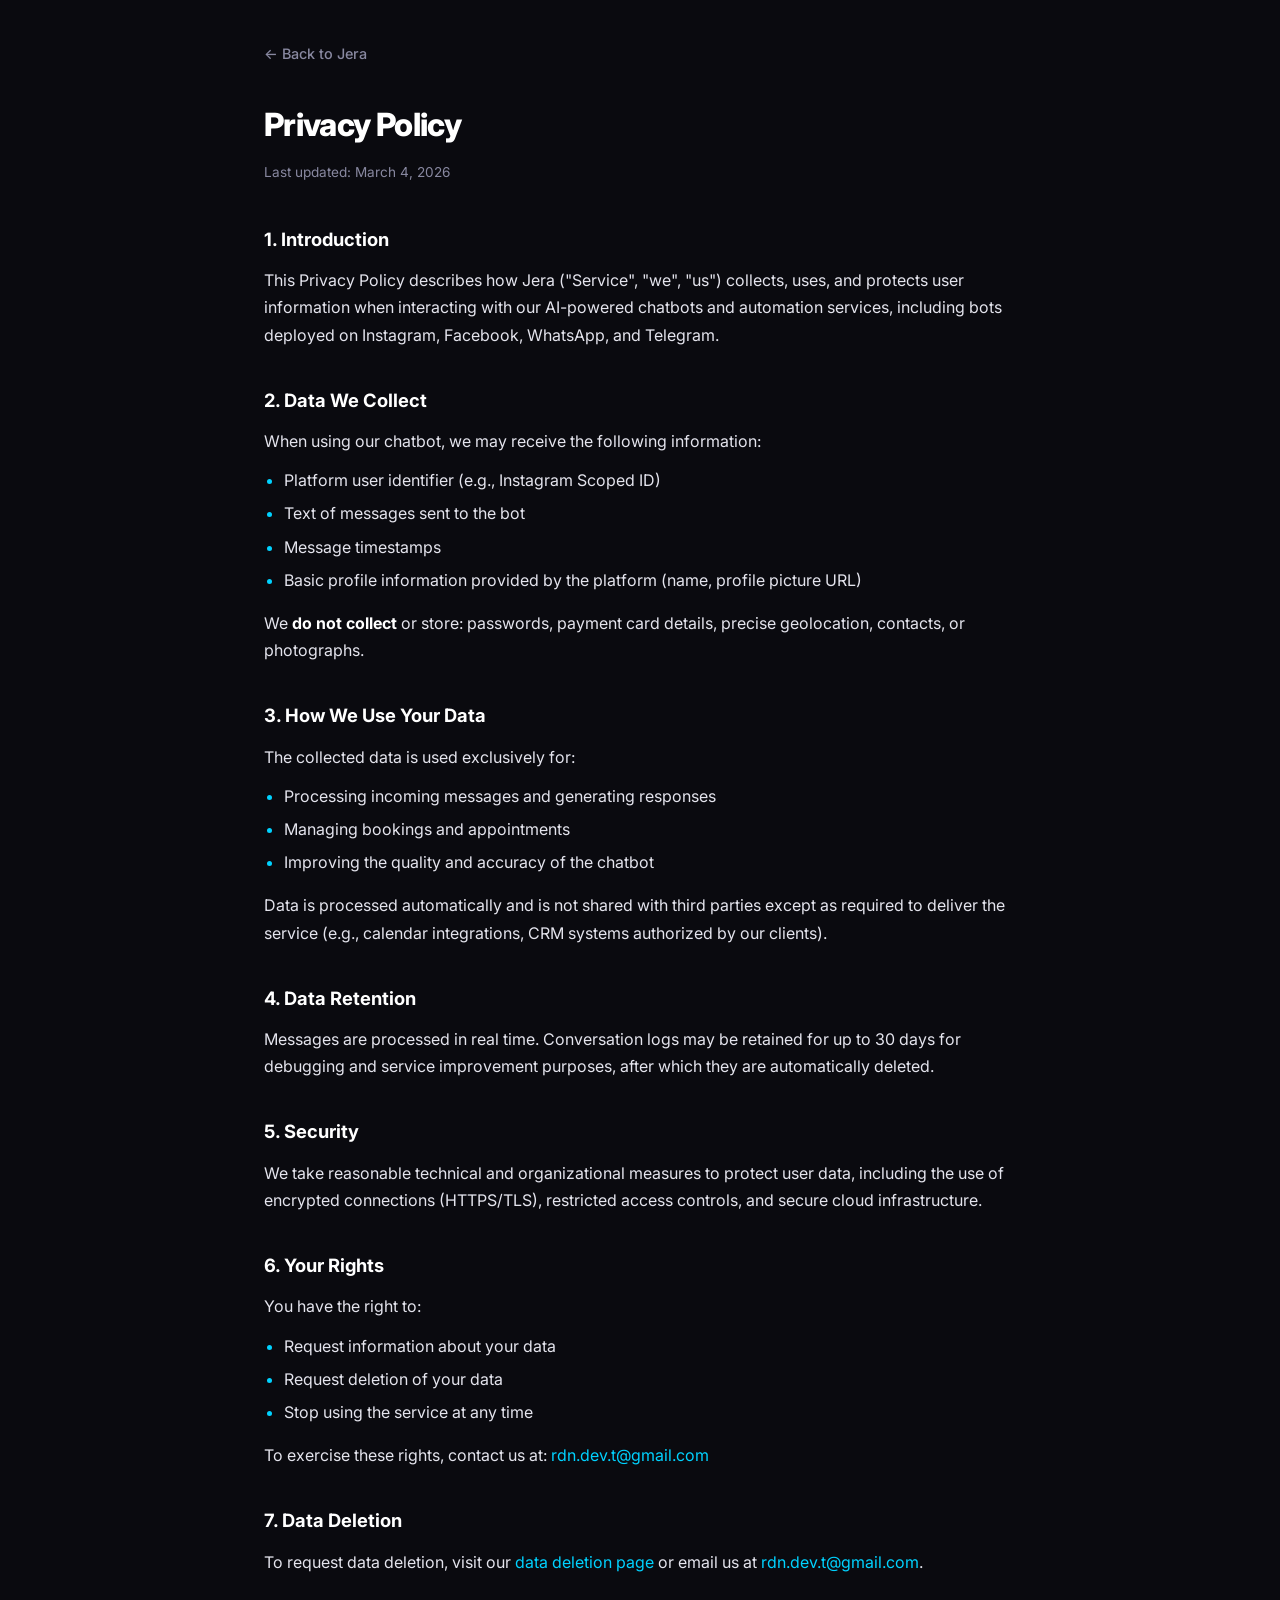
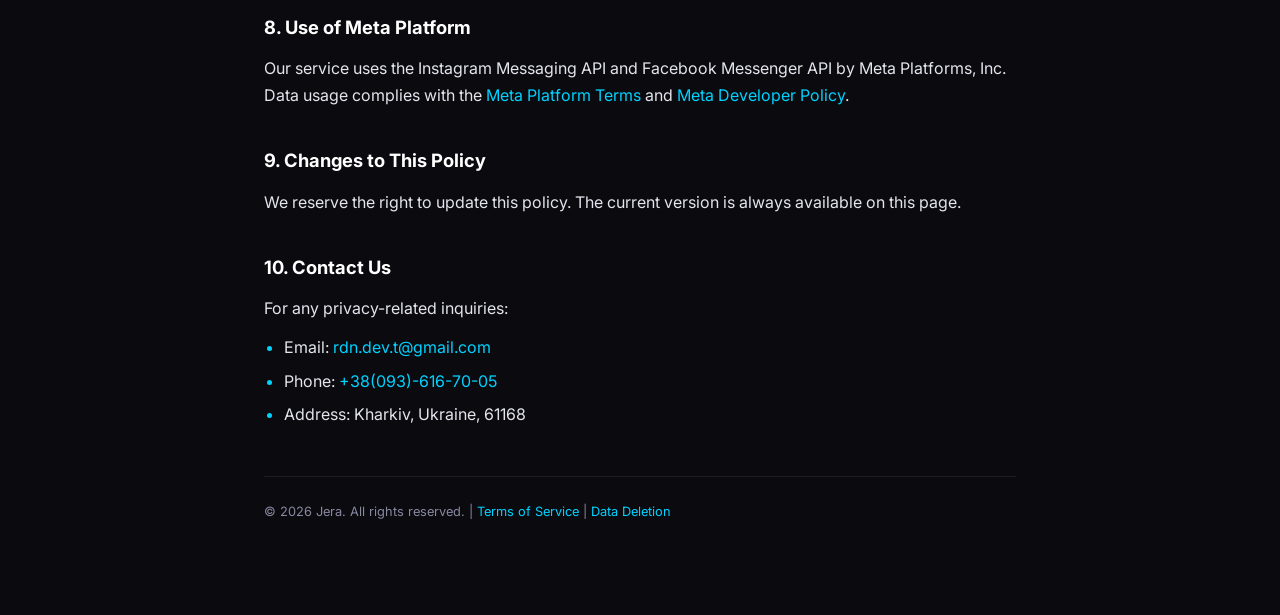
<file: docs/privacy-policy.html>
<!DOCTYPE html>
<html lang="en">
<head>
    <meta charset="UTF-8">
    <meta name="viewport" content="width=device-width, initial-scale=1.0">
    <title>Privacy Policy — Jera</title>
    <link rel="icon" type="image/svg+xml" href="../img/favicon.svg">
    <link rel="preconnect" href="https://fonts.googleapis.com">
    <link rel="preconnect" href="https://fonts.gstatic.com" crossorigin>
    <link href="https://fonts.googleapis.com/css2?family=Inter:wght@400;500;600;700&display=swap" rel="stylesheet">
    <style>
        :root{--c-bg:#0a0a0f;--c-surface:#1a1a26;--c-border:rgba(255,255,255,.08);--c-text:#e4e4ed;--c-text-dim:#8888a0;--c-text-bright:#fff;--c-primary:#6C5CE7;--c-accent:#00D2FF;}
        *,*::before,*::after{box-sizing:border-box;margin:0;padding:0;}
        html{scroll-behavior:smooth;}
        body{font-family:'Inter',-apple-system,BlinkMacSystemFont,'Segoe UI',sans-serif;max-width:800px;margin:0 auto;padding:40px 24px 80px;line-height:1.7;color:var(--c-text);background:var(--c-bg);-webkit-font-smoothing:antialiased;}
        a{color:var(--c-accent);text-decoration:none;transition:color .15s;}
        a:hover{color:var(--c-primary);}
        .back-link{display:inline-flex;align-items:center;gap:6px;font-size:.9rem;font-weight:500;color:var(--c-text-dim);margin-bottom:32px;transition:color .15s;}
        .back-link:hover{color:var(--c-text-bright);}
        h1{font-size:2rem;font-weight:800;color:var(--c-text-bright);margin-bottom:8px;letter-spacing:-.02em;}
        .updated{color:var(--c-text-dim);font-size:.85rem;margin-bottom:40px;display:block;}
        h2{font-size:1.15rem;font-weight:700;color:var(--c-text-bright);margin-top:36px;margin-bottom:12px;}
        p{margin-bottom:12px;}
        ul{margin:8px 0 16px 20px;}
        li{margin-bottom:6px;color:var(--c-text);}
        li::marker{color:var(--c-accent);}
        strong{color:var(--c-text-bright);}
        .footer-legal{margin-top:48px;padding-top:24px;border-top:1px solid var(--c-border);font-size:.8rem;color:var(--c-text-dim);}
    </style>
</head>
<body>
    <a href="../index.html" class="back-link">&larr; Back to Jera</a>
    <h1>Privacy Policy</h1>
    <span class="updated">Last updated: March 4, 2026</span>

    <h2>1. Introduction</h2>
    <p>This Privacy Policy describes how Jera ("Service", "we", "us") collects, uses, and protects user information when interacting with our AI-powered chatbots and automation services, including bots deployed on Instagram, Facebook, WhatsApp, and Telegram.</p>

    <h2>2. Data We Collect</h2>
    <p>When using our chatbot, we may receive the following information:</p>
    <ul>
        <li>Platform user identifier (e.g., Instagram Scoped ID)</li>
        <li>Text of messages sent to the bot</li>
        <li>Message timestamps</li>
        <li>Basic profile information provided by the platform (name, profile picture URL)</li>
    </ul>
    <p>We <strong>do not collect</strong> or store: passwords, payment card details, precise geolocation, contacts, or photographs.</p>

    <h2>3. How We Use Your Data</h2>
    <p>The collected data is used exclusively for:</p>
    <ul>
        <li>Processing incoming messages and generating responses</li>
        <li>Managing bookings and appointments</li>
        <li>Improving the quality and accuracy of the chatbot</li>
    </ul>
    <p>Data is processed automatically and is not shared with third parties except as required to deliver the service (e.g., calendar integrations, CRM systems authorized by our clients).</p>

    <h2>4. Data Retention</h2>
    <p>Messages are processed in real time. Conversation logs may be retained for up to 30 days for debugging and service improvement purposes, after which they are automatically deleted.</p>

    <h2>5. Security</h2>
    <p>We take reasonable technical and organizational measures to protect user data, including the use of encrypted connections (HTTPS/TLS), restricted access controls, and secure cloud infrastructure.</p>

    <h2>6. Your Rights</h2>
    <p>You have the right to:</p>
    <ul>
        <li>Request information about your data</li>
        <li>Request deletion of your data</li>
        <li>Stop using the service at any time</li>
    </ul>
    <p>To exercise these rights, contact us at: <a href="mailto:rdn.dev.t@gmail.com">rdn.dev.t@gmail.com</a></p>

    <h2>7. Data Deletion</h2>
    <p>To request data deletion, visit our <a href="data-deletion.html">data deletion page</a> or email us at <a href="mailto:rdn.dev.t@gmail.com">rdn.dev.t@gmail.com</a>.</p>

    <h2>8. Use of Meta Platform</h2>
    <p>Our service uses the Instagram Messaging API and Facebook Messenger API by Meta Platforms, Inc. Data usage complies with the <a href="https://developers.facebook.com/terms/">Meta Platform Terms</a> and <a href="https://developers.facebook.com/devpolicy/">Meta Developer Policy</a>.</p>

    <h2>9. Changes to This Policy</h2>
    <p>We reserve the right to update this policy. The current version is always available on this page.</p>

    <h2>10. Contact Us</h2>
    <p>For any privacy-related inquiries:</p>
    <ul>
        <li>Email: <a href="mailto:rdn.dev.t@gmail.com">rdn.dev.t@gmail.com</a></li>
        <li>Phone: <a href="tel:+380936167005">+38(093)-616-70-05</a></li>
        <li>Address: Kharkiv, Ukraine, 61168</li>
    </ul>

    <div class="footer-legal">
        <p>&copy; 2026 Jera. All rights reserved. | <a href="terms-of-service.html">Terms of Service</a> | <a href="data-deletion.html">Data Deletion</a></p>
    </div>
</body>
</html>
</file>
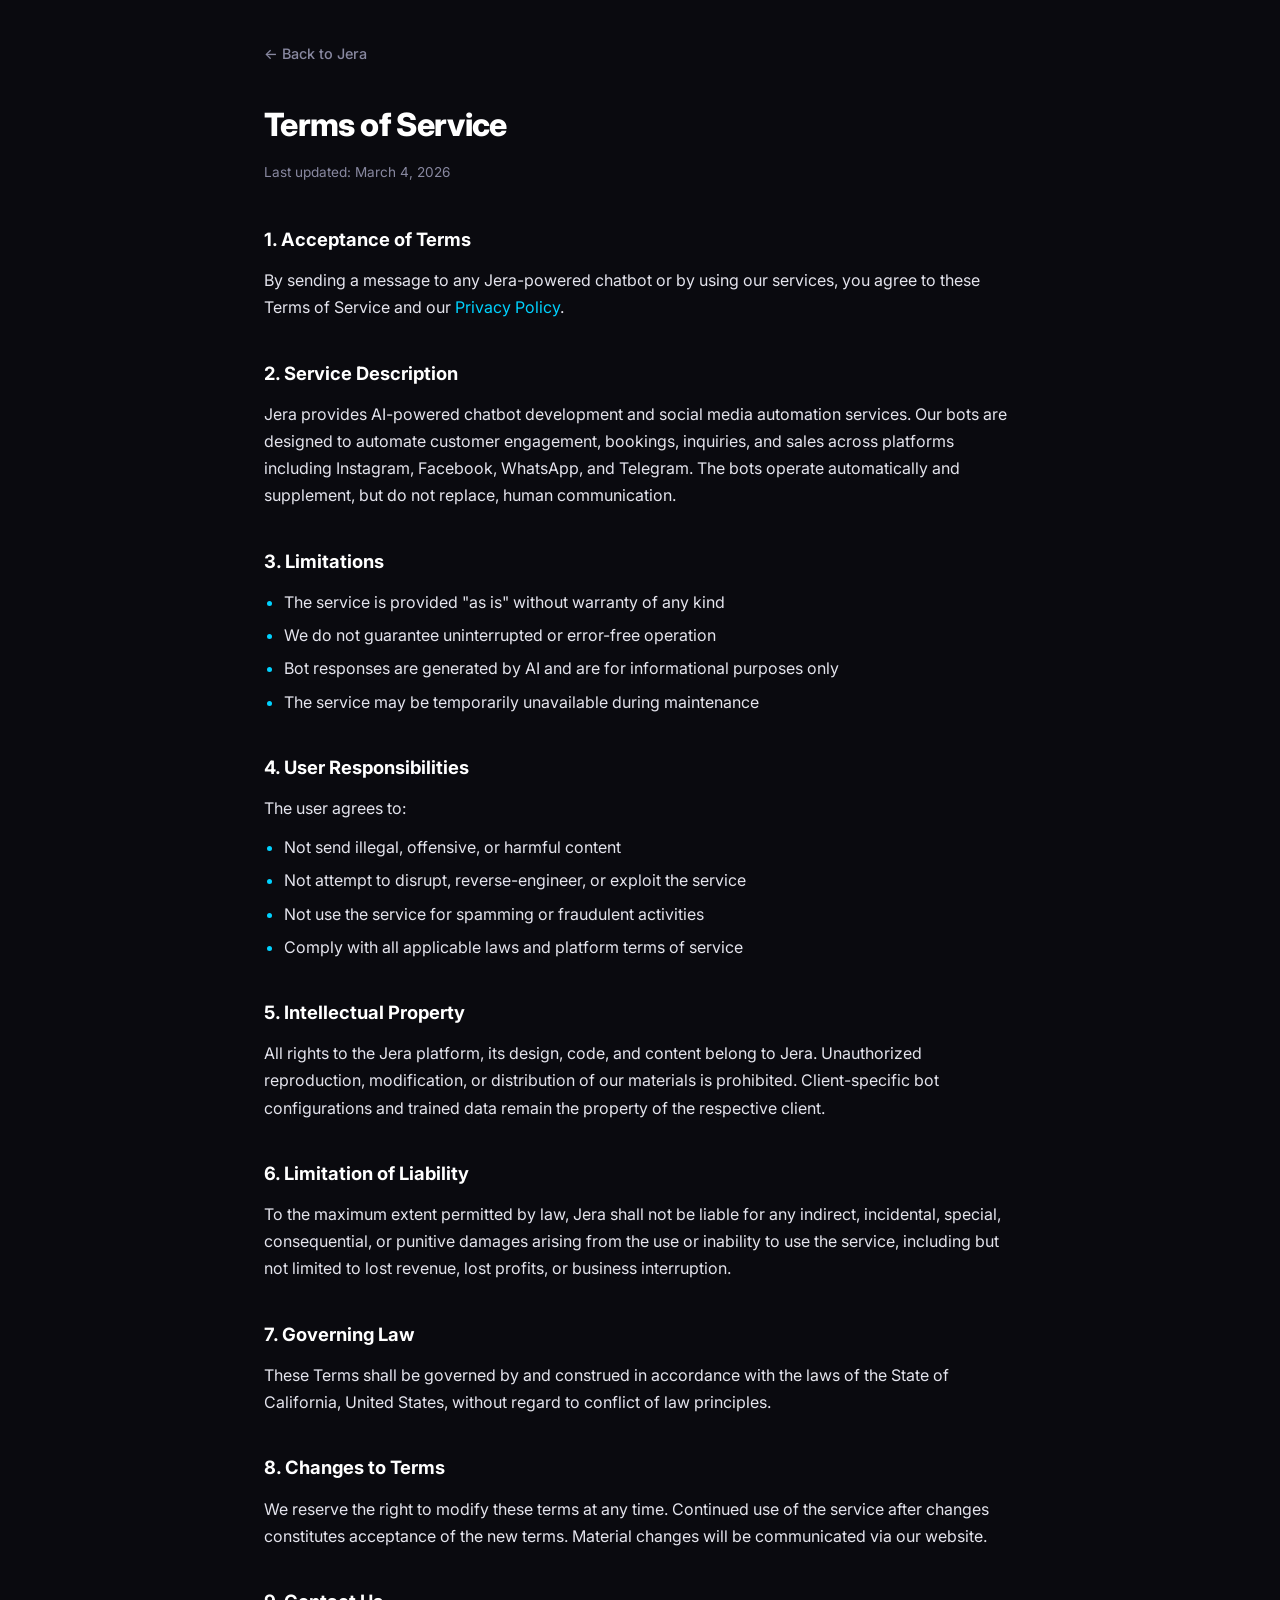
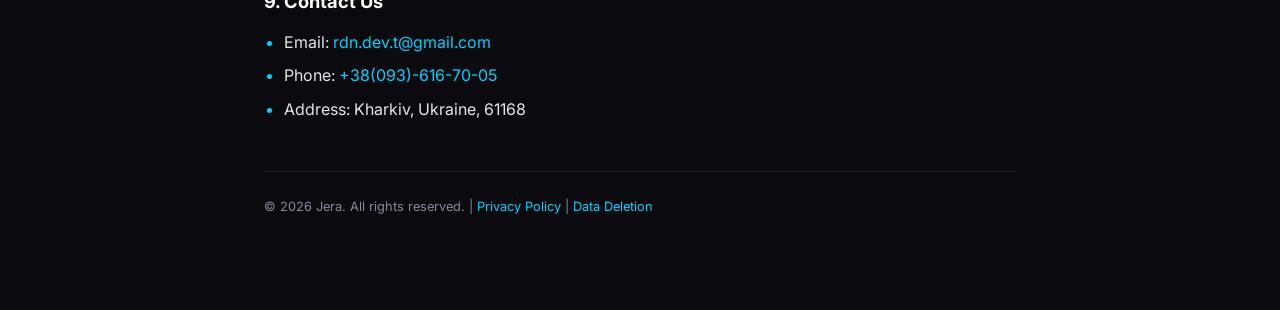
<file: docs/terms-of-service.html>
<!DOCTYPE html>
<html lang="en">
<head>
    <meta charset="UTF-8">
    <meta name="viewport" content="width=device-width, initial-scale=1.0">
    <title>Terms of Service — Jera</title>
    <link rel="icon" type="image/svg+xml" href="../img/favicon.svg">
    <link rel="preconnect" href="https://fonts.googleapis.com">
    <link rel="preconnect" href="https://fonts.gstatic.com" crossorigin>
    <link href="https://fonts.googleapis.com/css2?family=Inter:wght@400;500;600;700&display=swap" rel="stylesheet">
    <style>
        :root{--c-bg:#0a0a0f;--c-surface:#1a1a26;--c-border:rgba(255,255,255,.08);--c-text:#e4e4ed;--c-text-dim:#8888a0;--c-text-bright:#fff;--c-primary:#6C5CE7;--c-accent:#00D2FF;}
        *,*::before,*::after{box-sizing:border-box;margin:0;padding:0;}
        html{scroll-behavior:smooth;}
        body{font-family:'Inter',-apple-system,BlinkMacSystemFont,'Segoe UI',sans-serif;max-width:800px;margin:0 auto;padding:40px 24px 80px;line-height:1.7;color:var(--c-text);background:var(--c-bg);-webkit-font-smoothing:antialiased;}
        a{color:var(--c-accent);text-decoration:none;transition:color .15s;}
        a:hover{color:var(--c-primary);}
        .back-link{display:inline-flex;align-items:center;gap:6px;font-size:.9rem;font-weight:500;color:var(--c-text-dim);margin-bottom:32px;transition:color .15s;}
        .back-link:hover{color:var(--c-text-bright);}
        h1{font-size:2rem;font-weight:800;color:var(--c-text-bright);margin-bottom:8px;letter-spacing:-.02em;}
        .updated{color:var(--c-text-dim);font-size:.85rem;margin-bottom:40px;display:block;}
        h2{font-size:1.15rem;font-weight:700;color:var(--c-text-bright);margin-top:36px;margin-bottom:12px;}
        p{margin-bottom:12px;}
        ul{margin:8px 0 16px 20px;}
        li{margin-bottom:6px;color:var(--c-text);}
        li::marker{color:var(--c-accent);}
        strong{color:var(--c-text-bright);}
        .footer-legal{margin-top:48px;padding-top:24px;border-top:1px solid var(--c-border);font-size:.8rem;color:var(--c-text-dim);}
    </style>
</head>
<body>
    <a href="../index.html" class="back-link">&larr; Back to Jera</a>
    <h1>Terms of Service</h1>
    <span class="updated">Last updated: March 4, 2026</span>

    <h2>1. Acceptance of Terms</h2>
    <p>By sending a message to any Jera-powered chatbot or by using our services, you agree to these Terms of Service and our <a href="privacy-policy.html">Privacy Policy</a>.</p>

    <h2>2. Service Description</h2>
    <p>Jera provides AI-powered chatbot development and social media automation services. Our bots are designed to automate customer engagement, bookings, inquiries, and sales across platforms including Instagram, Facebook, WhatsApp, and Telegram. The bots operate automatically and supplement, but do not replace, human communication.</p>

    <h2>3. Limitations</h2>
    <ul>
        <li>The service is provided "as is" without warranty of any kind</li>
        <li>We do not guarantee uninterrupted or error-free operation</li>
        <li>Bot responses are generated by AI and are for informational purposes only</li>
        <li>The service may be temporarily unavailable during maintenance</li>
    </ul>

    <h2>4. User Responsibilities</h2>
    <p>The user agrees to:</p>
    <ul>
        <li>Not send illegal, offensive, or harmful content</li>
        <li>Not attempt to disrupt, reverse-engineer, or exploit the service</li>
        <li>Not use the service for spamming or fraudulent activities</li>
        <li>Comply with all applicable laws and platform terms of service</li>
    </ul>

    <h2>5. Intellectual Property</h2>
    <p>All rights to the Jera platform, its design, code, and content belong to Jera. Unauthorized reproduction, modification, or distribution of our materials is prohibited. Client-specific bot configurations and trained data remain the property of the respective client.</p>

    <h2>6. Limitation of Liability</h2>
    <p>To the maximum extent permitted by law, Jera shall not be liable for any indirect, incidental, special, consequential, or punitive damages arising from the use or inability to use the service, including but not limited to lost revenue, lost profits, or business interruption.</p>

    <h2>7. Governing Law</h2>
    <p>These Terms shall be governed by and construed in accordance with the laws of the State of California, United States, without regard to conflict of law principles.</p>

    <h2>8. Changes to Terms</h2>
    <p>We reserve the right to modify these terms at any time. Continued use of the service after changes constitutes acceptance of the new terms. Material changes will be communicated via our website.</p>

    <h2>9. Contact Us</h2>
    <ul>
        <li>Email: <a href="mailto:rdn.dev.t@gmail.com">rdn.dev.t@gmail.com</a></li>
        <li>Phone: <a href="tel:+380936167005">+38(093)-616-70-05</a></li>
        <li>Address: Kharkiv, Ukraine, 61168</li>
    </ul>

    <div class="footer-legal">
        <p>&copy; 2026 Jera. All rights reserved. | <a href="privacy-policy.html">Privacy Policy</a> | <a href="data-deletion.html">Data Deletion</a></p>
    </div>
</body>
</html>
</file>
<file: css/style.css>
/* ============================================
   Jera — Design System & Styles
   Modern 2026 aesthetic: dark glass, gradients,
   smooth animations, fluid typography
   ============================================ */

/* ---------- CSS Custom Properties ---------- */
:root {
    /* Colors */
    --c-bg:        #0a0a0f;
    --c-bg-alt:    #12121a;
    --c-surface:   #1a1a26;
    --c-surface-2: #22223a;
    --c-border:    rgba(255,255,255,.08);
    --c-border-h:  rgba(255,255,255,.15);
    --c-text:      #e4e4ed;
    --c-text-dim:  #8888a0;
    --c-text-bright:#ffffff;
    --c-primary:   #6C5CE7;
    --c-primary-h: #7d6ff0;
    --c-accent:    #00D2FF;
    --c-accent-2:  #0ABDE3;
    --c-gradient:  linear-gradient(135deg, var(--c-primary) 0%, var(--c-accent) 100%);
    --c-gradient-t:linear-gradient(135deg, var(--c-primary) 0%, var(--c-accent) 50%, #A29BFE 100%);
    --c-success:   #00E676;
    --c-glass:     rgba(26,26,38,.65);
    --c-glass-b:   12px;

    /* Typography */
    --f-body:  'Inter', -apple-system, BlinkMacSystemFont, 'Segoe UI', sans-serif;
    --f-mono:  'JetBrains Mono', 'Fira Code', monospace;

    /* Spacing */
    --sp-xs:  .25rem;
    --sp-sm:  .5rem;
    --sp-md:  1rem;
    --sp-lg:  1.5rem;
    --sp-xl:  2rem;
    --sp-2xl: 3rem;
    --sp-3xl: 4rem;
    --sp-4xl: 6rem;

    /* Radius */
    --r-sm:  8px;
    --r-md:  12px;
    --r-lg:  16px;
    --r-xl:  24px;
    --r-full:9999px;

    /* Shadows */
    --shadow-card: 0 4px 24px rgba(0,0,0,.25), 0 1px 2px rgba(0,0,0,.15);
    --shadow-glow: 0 0 40px rgba(108,92,231,.15);

    /* Transitions */
    --ease-out: cubic-bezier(.16,1,.3,1);
    --ease-spring: cubic-bezier(.34,1.56,.64,1);
    --t-fast:  .15s;
    --t-base:  .25s;
    --t-slow:  .5s;
    --t-reveal:.7s;

    /* Layout */
    --max-w: 1200px;
    --header-h: 72px;
}

/* ---------- Reset & Base ---------- */
*,*::before,*::after { box-sizing: border-box; margin: 0; padding: 0; }
html { scroll-behavior: smooth; -webkit-text-size-adjust: 100%; scroll-padding-top: var(--header-h); }
body {
    font-family: var(--f-body);
    font-size: 16px;
    line-height: 1.65;
    color: var(--c-text);
    background: var(--c-bg);
    -webkit-font-smoothing: antialiased;
    -moz-osx-font-smoothing: grayscale;
    overflow-x: hidden;
}
a { color: inherit; text-decoration: none; }
img, svg { display: block; max-width: 100%; }
ul, ol { list-style: none; }
button, input, select, textarea {
    font: inherit;
    color: inherit;
    border: none;
    background: none;
    outline: none;
}
button { cursor: pointer; }
::selection { background: var(--c-primary); color: #fff; }

/* ---------- Utilities ---------- */
.container { width: 100%; max-width: var(--max-w); margin: 0 auto; padding: 0 var(--sp-lg); }
.gradient-text {
    background: var(--c-gradient-t);
    -webkit-background-clip: text;
    -webkit-text-fill-color: transparent;
    background-clip: text;
}

/* ---------- Section Header ---------- */
.section-header { text-align: center; max-width: 680px; margin: 0 auto var(--sp-3xl); }
.section-tag {
    display: inline-block;
    font-family: var(--f-mono);
    font-size: .8rem;
    font-weight: 500;
    letter-spacing: .12em;
    text-transform: uppercase;
    color: var(--c-accent);
    padding: var(--sp-xs) var(--sp-md);
    border: 1px solid rgba(0,210,255,.2);
    border-radius: var(--r-full);
    margin-bottom: var(--sp-lg);
    background: rgba(0,210,255,.06);
}
.section-title {
    font-size: clamp(1.8rem, 4vw, 2.8rem);
    font-weight: 800;
    line-height: 1.2;
    color: var(--c-text-bright);
    margin-bottom: var(--sp-md);
}
.section-desc {
    font-size: 1.1rem;
    color: var(--c-text-dim);
    line-height: 1.7;
}

/* ---------- Buttons ---------- */
.btn {
    display: inline-flex;
    align-items: center;
    justify-content: center;
    gap: var(--sp-sm);
    font-weight: 600;
    border-radius: var(--r-md);
    transition: all var(--t-base) var(--ease-out);
    white-space: nowrap;
    position: relative;
    overflow: hidden;
}
.btn--sm  { font-size: .875rem; padding: .5rem 1.25rem; }
.btn--lg  { font-size: 1rem; padding: .85rem 2rem; }
.btn--full { width: 100%; }

.btn--primary {
    background: var(--c-gradient);
    color: #fff;
    box-shadow: 0 2px 16px rgba(108,92,231,.3);
}
.btn--primary:hover {
    transform: translateY(-2px);
    box-shadow: 0 6px 28px rgba(108,92,231,.45);
}
.btn--primary:active { transform: translateY(0); }

.btn--outline {
    border: 1.5px solid var(--c-border-h);
    color: var(--c-text);
    background: transparent;
}
.btn--outline:hover {
    border-color: var(--c-primary);
    color: var(--c-text-bright);
    background: rgba(108,92,231,.08);
}

.btn--ghost {
    color: var(--c-text);
    background: rgba(255,255,255,.05);
    border: 1px solid var(--c-border);
}
.btn--ghost:hover {
    background: rgba(255,255,255,.1);
    color: var(--c-text-bright);
}

/* ============================================
   HEADER
   ============================================ */
.header {
    position: fixed;
    top: 0; left: 0; right: 0;
    height: var(--header-h);
    z-index: 1000;
    backdrop-filter: blur(16px);
    -webkit-backdrop-filter: blur(16px);
    background: rgba(10,10,15,.75);
    border-bottom: 1px solid var(--c-border);
    transition: background var(--t-base);
}
.header.scrolled { background: rgba(10,10,15,.92); }
.header__inner {
    display: flex;
    align-items: center;
    height: 100%;
    gap: var(--sp-xl);
}

/* Logo */
.logo {
    display: flex;
    align-items: center;
    gap: var(--sp-sm);
    flex-shrink: 0;
}
.logo__text {
    font-size: 1.35rem;
    font-weight: 800;
    letter-spacing: -.02em;
    color: var(--c-text-bright);
}

/* Nav */
.nav {
    display: flex;
    align-items: center;
    gap: var(--sp-xs);
    margin-left: auto;
}
.nav__link {
    font-size: .9rem;
    font-weight: 500;
    color: var(--c-text-dim);
    padding: var(--sp-sm) var(--sp-md);
    border-radius: var(--r-sm);
    transition: color var(--t-fast), background var(--t-fast);
}
.nav__link:hover, .nav__link.active {
    color: var(--c-text-bright);
    background: rgba(255,255,255,.06);
}
.header__cta { margin-left: var(--sp-md); flex-shrink: 0; }

/* Burger */
.burger { display: none; width: 32px; height: 32px; flex-direction: column; justify-content: center; gap: 5px; }
.burger span { display: block; width: 100%; height: 2px; background: var(--c-text-bright); border-radius: 2px; transition: all var(--t-base); }
.burger.open span:nth-child(1) { transform: translateY(7px) rotate(45deg); }
.burger.open span:nth-child(2) { opacity: 0; }
.burger.open span:nth-child(3) { transform: translateY(-7px) rotate(-45deg); }

/* ============================================
   HERO
   ============================================ */
.hero {
    position: relative;
    min-height: 100vh;
    display: flex;
    align-items: center;
    padding-top: calc(var(--header-h) + var(--sp-3xl));
    padding-bottom: var(--sp-4xl);
    overflow: hidden;
}
.hero__bg {
    position: absolute;
    inset: 0;
    z-index: 0;
    overflow: hidden;
}
.hero__orb {
    position: absolute;
    border-radius: 50%;
    filter: blur(100px);
    opacity: .4;
    animation: orbFloat 12s ease-in-out infinite;
}
.hero__orb--1 { width: 500px; height: 500px; background: var(--c-primary); top: -10%; right: -5%; animation-delay: 0s; }
.hero__orb--2 { width: 350px; height: 350px; background: var(--c-accent); bottom: 10%; left: -5%; animation-delay: -4s; }
.hero__orb--3 { width: 250px; height: 250px; background: #A29BFE; top: 40%; left: 40%; animation-delay: -8s; }
@keyframes orbFloat {
    0%,100% { transform: translate(0,0) scale(1); }
    33%     { transform: translate(30px,-20px) scale(1.05); }
    66%     { transform: translate(-20px,20px) scale(.95); }
}
.hero__grid {
    position: absolute;
    inset: 0;
    background-image:
        linear-gradient(rgba(255,255,255,.03) 1px, transparent 1px),
        linear-gradient(90deg, rgba(255,255,255,.03) 1px, transparent 1px);
    background-size: 60px 60px;
    mask-image: radial-gradient(ellipse 80% 70% at 50% 40%, black 30%, transparent 100%);
    -webkit-mask-image: radial-gradient(ellipse 80% 70% at 50% 40%, black 30%, transparent 100%);
}
.hero__inner { position: relative; z-index: 1; text-align: center; max-width: 820px; margin: 0 auto; }

.hero__badge {
    display: inline-flex;
    align-items: center;
    gap: var(--sp-sm);
    font-size: .85rem;
    font-weight: 500;
    color: var(--c-accent);
    background: rgba(0,210,255,.08);
    border: 1px solid rgba(0,210,255,.2);
    border-radius: var(--r-full);
    padding: .4rem 1.2rem;
    margin-bottom: var(--sp-xl);
    animation: fadeInUp .6s var(--ease-out) both;
}
.hero__badge-dot {
    width: 8px; height: 8px;
    background: var(--c-success);
    border-radius: 50%;
    animation: pulse 2s ease infinite;
}
@keyframes pulse {
    0%,100% { opacity: 1; box-shadow: 0 0 0 0 rgba(0,230,118,.5); }
    50%     { opacity: .7; box-shadow: 0 0 0 6px rgba(0,230,118,0); }
}

.hero__title {
    font-size: clamp(2.2rem, 6vw, 4rem);
    font-weight: 900;
    line-height: 1.1;
    color: var(--c-text-bright);
    letter-spacing: -.03em;
    margin-bottom: var(--sp-lg);
    animation: fadeInUp .6s .1s var(--ease-out) both;
}

.hero__subtitle {
    font-size: clamp(1rem, 2vw, 1.2rem);
    color: var(--c-text-dim);
    max-width: 620px;
    margin: 0 auto var(--sp-2xl);
    line-height: 1.7;
    animation: fadeInUp .6s .2s var(--ease-out) both;
}

.hero__actions {
    display: flex;
    gap: var(--sp-md);
    justify-content: center;
    flex-wrap: wrap;
    margin-bottom: var(--sp-3xl);
    animation: fadeInUp .6s .3s var(--ease-out) both;
}

.hero__stats {
    display: flex;
    justify-content: center;
    gap: var(--sp-3xl);
    animation: fadeInUp .6s .4s var(--ease-out) both;
}
.hero__stat { text-align: center; }
.hero__stat-value {
    display: block;
    font-size: 2.2rem;
    font-weight: 800;
    color: var(--c-text-bright);
    line-height: 1;
}
.hero__stat-suffix {
    font-size: 1.5rem;
    font-weight: 700;
    background: var(--c-gradient-t);
    -webkit-background-clip: text;
    -webkit-text-fill-color: transparent;
    background-clip: text;
}
.hero__stat-label {
    display: block;
    font-size: .8rem;
    color: var(--c-text-dim);
    margin-top: var(--sp-xs);
    font-weight: 500;
}

@keyframes fadeInUp {
    from { opacity: 0; transform: translateY(24px); }
    to   { opacity: 1; transform: translateY(0); }
}

/* ============================================
   TRUSTED
   ============================================ */
.trusted {
    padding: var(--sp-3xl) 0;
    border-top: 1px solid var(--c-border);
    border-bottom: 1px solid var(--c-border);
}
.trusted__label {
    text-align: center;
    font-size: .8rem;
    font-weight: 500;
    text-transform: uppercase;
    letter-spacing: .1em;
    color: var(--c-text-dim);
    margin-bottom: var(--sp-xl);
}
.trusted__logos {
    display: flex;
    justify-content: center;
    align-items: center;
    gap: var(--sp-3xl);
    flex-wrap: wrap;
}
.trusted__logo {
    font-size: 1.3rem;
    font-weight: 700;
    color: var(--c-text-dim);
    opacity: .4;
    transition: opacity var(--t-base);
    letter-spacing: .02em;
}
.trusted__logo:hover { opacity: .7; }

/* ============================================
   SERVICES
   ============================================ */
.services {
    padding: var(--sp-4xl) 0;
}
.services__grid {
    display: grid;
    grid-template-columns: repeat(2, 1fr);
    gap: var(--sp-xl);
}
.service-card {
    background: var(--c-glass);
    backdrop-filter: blur(var(--c-glass-b));
    -webkit-backdrop-filter: blur(var(--c-glass-b));
    border: 1px solid var(--c-border);
    border-radius: var(--r-lg);
    padding: var(--sp-2xl);
    transition: all var(--t-base) var(--ease-out);
    position: relative;
    overflow: hidden;
}
.service-card::before {
    content: '';
    position: absolute;
    top: 0; left: 0; right: 0;
    height: 2px;
    background: var(--c-gradient);
    transform: scaleX(0);
    transform-origin: left;
    transition: transform var(--t-slow) var(--ease-out);
}
.service-card:hover {
    border-color: var(--c-border-h);
    transform: translateY(-4px);
    box-shadow: var(--shadow-glow);
}
.service-card:hover::before { transform: scaleX(1); }

.service-card__icon {
    width: 56px;
    height: 56px;
    display: flex;
    align-items: center;
    justify-content: center;
    background: rgba(108,92,231,.1);
    border: 1px solid rgba(108,92,231,.2);
    border-radius: var(--r-md);
    color: var(--c-primary);
    margin-bottom: var(--sp-lg);
}
.service-card__title {
    font-size: 1.3rem;
    font-weight: 700;
    color: var(--c-text-bright);
    margin-bottom: var(--sp-sm);
}
.service-card__desc {
    font-size: .95rem;
    color: var(--c-text-dim);
    margin-bottom: var(--sp-lg);
    line-height: 1.7;
}
.service-card__features {
    display: flex;
    flex-direction: column;
    gap: var(--sp-sm);
}
.service-card__features li {
    font-size: .875rem;
    color: var(--c-text);
    padding-left: 1.4rem;
    position: relative;
}
.service-card__features li::before {
    content: '';
    position: absolute;
    left: 0;
    top: .55em;
    width: 7px;
    height: 7px;
    border-radius: 50%;
    background: var(--c-accent);
}

/* ============================================
   HOW IT WORKS
   ============================================ */
.how {
    padding: var(--sp-4xl) 0;
    background: var(--c-bg-alt);
}
.how__timeline {
    max-width: 700px;
    margin: 0 auto;
    display: flex;
    flex-direction: column;
    gap: var(--sp-xl);
    position: relative;
}
.how__timeline::before {
    content: '';
    position: absolute;
    left: 36px;
    top: 0;
    bottom: 0;
    width: 2px;
    background: linear-gradient(to bottom, var(--c-primary), var(--c-accent), transparent);
}
.how__step {
    display: flex;
    gap: var(--sp-xl);
    position: relative;
}
.how__step-num {
    flex-shrink: 0;
    width: 72px;
    height: 72px;
    display: flex;
    align-items: center;
    justify-content: center;
    font-family: var(--f-mono);
    font-size: 1.1rem;
    font-weight: 700;
    color: var(--c-accent);
    background: var(--c-surface);
    border: 1.5px solid var(--c-border-h);
    border-radius: var(--r-lg);
    position: relative;
    z-index: 1;
}
.how__step:hover .how__step-num {
    border-color: var(--c-primary);
    background: rgba(108,92,231,.1);
}
.how__step-content {
    padding-top: var(--sp-md);
}
.how__step-content h3 {
    font-size: 1.15rem;
    font-weight: 700;
    color: var(--c-text-bright);
    margin-bottom: var(--sp-xs);
}
.how__step-content p {
    font-size: .95rem;
    color: var(--c-text-dim);
    line-height: 1.7;
}

/* ============================================
   CASES
   ============================================ */
.cases {
    padding: var(--sp-4xl) 0;
}
.cases__grid {
    display: grid;
    grid-template-columns: repeat(3, 1fr);
    gap: var(--sp-xl);
}
.case-card {
    background: var(--c-glass);
    backdrop-filter: blur(var(--c-glass-b));
    -webkit-backdrop-filter: blur(var(--c-glass-b));
    border: 1px solid var(--c-border);
    border-radius: var(--r-lg);
    padding: var(--sp-2xl);
    transition: all var(--t-base) var(--ease-out);
}
.case-card:hover {
    border-color: var(--c-border-h);
    transform: translateY(-4px);
    box-shadow: var(--shadow-glow);
}
.case-card__tag {
    display: inline-block;
    font-size: .75rem;
    font-weight: 600;
    text-transform: uppercase;
    letter-spacing: .08em;
    color: var(--c-accent);
    background: rgba(0,210,255,.08);
    padding: .2rem .75rem;
    border-radius: var(--r-full);
    margin-bottom: var(--sp-md);
}
.case-card__title {
    font-size: 1.15rem;
    font-weight: 700;
    color: var(--c-text-bright);
    margin-bottom: var(--sp-sm);
    line-height: 1.3;
}
.case-card__desc {
    font-size: .9rem;
    color: var(--c-text-dim);
    line-height: 1.7;
    margin-bottom: var(--sp-xl);
}
.case-card__metrics {
    display: flex;
    flex-direction: column;
    gap: var(--sp-md);
    padding-top: var(--sp-lg);
    border-top: 1px solid var(--c-border);
}
.case-card__metric {
    display: flex;
    align-items: center;
    gap: var(--sp-md);
}
.case-card__metric-value {
    font-size: 1.3rem;
    font-weight: 800;
    color: var(--c-text-bright);
    min-width: 60px;
    font-family: var(--f-mono);
}
.case-card__metric-label {
    font-size: .85rem;
    color: var(--c-text-dim);
}

/* ============================================
   PRICING
   ============================================ */
.pricing {
    padding: var(--sp-4xl) 0;
    background: var(--c-bg-alt);
}
.pricing__grid {
    display: grid;
    grid-template-columns: repeat(3, 1fr);
    gap: var(--sp-xl);
    align-items: start;
}
.pricing-card {
    background: var(--c-glass);
    backdrop-filter: blur(var(--c-glass-b));
    -webkit-backdrop-filter: blur(var(--c-glass-b));
    border: 1px solid var(--c-border);
    border-radius: var(--r-xl);
    padding: var(--sp-2xl);
    transition: all var(--t-base) var(--ease-out);
    position: relative;
}
.pricing-card:hover {
    border-color: var(--c-border-h);
    transform: translateY(-4px);
}
.pricing-card--featured {
    border-color: var(--c-primary);
    background: linear-gradient(180deg, rgba(108,92,231,.08) 0%, var(--c-glass) 100%);
    box-shadow: var(--shadow-glow);
    transform: scale(1.03);
}
.pricing-card--featured:hover {
    transform: scale(1.03) translateY(-4px);
}
.pricing-card__badge {
    position: absolute;
    top: -12px;
    left: 50%;
    transform: translateX(-50%);
    font-size: .75rem;
    font-weight: 700;
    text-transform: uppercase;
    letter-spacing: .08em;
    background: var(--c-gradient);
    color: #fff;
    padding: .3rem 1.2rem;
    border-radius: var(--r-full);
    white-space: nowrap;
}
.pricing-card__header { margin-bottom: var(--sp-lg); }
.pricing-card__name {
    font-size: 1.3rem;
    font-weight: 700;
    color: var(--c-text-bright);
    margin-bottom: var(--sp-xs);
}
.pricing-card__desc {
    font-size: .875rem;
    color: var(--c-text-dim);
    line-height: 1.6;
}
.pricing-card__price {
    display: flex;
    align-items: baseline;
    gap: var(--sp-sm);
    margin-bottom: var(--sp-xl);
    padding-bottom: var(--sp-xl);
    border-bottom: 1px solid var(--c-border);
}
.pricing-card__amount {
    font-size: 2.5rem;
    font-weight: 900;
    color: var(--c-text-bright);
    letter-spacing: -.03em;
}
.pricing-card__period {
    font-size: .85rem;
    color: var(--c-text-dim);
}
.pricing-card__features {
    display: flex;
    flex-direction: column;
    gap: var(--sp-md);
    margin-bottom: var(--sp-2xl);
}
.pricing-card__features li {
    font-size: .9rem;
    color: var(--c-text);
    padding-left: 1.6rem;
    position: relative;
    line-height: 1.5;
}
.pricing-card__features li::before {
    content: '';
    position: absolute;
    left: 0;
    top: .4em;
    width: 16px;
    height: 16px;
    background: url("data:image/svg+xml,%3Csvg width='16' height='16' viewBox='0 0 16 16' fill='none' xmlns='http://www.w3.org/2000/svg'%3E%3Cpath d='M3 8.5l3 3 7-7' stroke='%2300D2FF' stroke-width='2' stroke-linecap='round' stroke-linejoin='round'/%3E%3C/svg%3E") no-repeat center;
}

/* ============================================
   ABOUT
   ============================================ */
.about {
    padding: var(--sp-4xl) 0;
}
.about__content { max-width: 760px; margin: 0 auto; }
.about__lead {
    font-size: 1.25rem;
    font-weight: 500;
    color: var(--c-text-bright);
    margin-bottom: var(--sp-lg);
    line-height: 1.6;
}
.about__text p {
    color: var(--c-text-dim);
    margin-bottom: var(--sp-lg);
    line-height: 1.7;
}
.about__values {
    display: grid;
    grid-template-columns: repeat(3, 1fr);
    gap: var(--sp-lg);
    margin-top: var(--sp-2xl);
    padding-top: var(--sp-2xl);
    border-top: 1px solid var(--c-border);
}
.about__value strong {
    display: block;
    font-size: 1rem;
    color: var(--c-text-bright);
    margin-bottom: var(--sp-xs);
}
.about__value span {
    font-size: .85rem;
    color: var(--c-text-dim);
    line-height: 1.5;
}

/* ============================================
   CONTACT
   ============================================ */
.contact {
    padding: var(--sp-4xl) 0;
    background: var(--c-bg-alt);
}
.contact__grid {
    display: grid;
    grid-template-columns: 1.3fr 1fr;
    gap: var(--sp-3xl);
    align-items: start;
}

/* Form */
.contact-form {
    background: var(--c-glass);
    backdrop-filter: blur(var(--c-glass-b));
    -webkit-backdrop-filter: blur(var(--c-glass-b));
    border: 1px solid var(--c-border);
    border-radius: var(--r-xl);
    padding: var(--sp-2xl);
}
.contact-form__row {
    display: grid;
    grid-template-columns: 1fr 1fr;
    gap: var(--sp-lg);
}
.contact-form__field {
    margin-bottom: var(--sp-lg);
}
.contact-form__field label {
    display: block;
    font-size: .85rem;
    font-weight: 600;
    color: var(--c-text);
    margin-bottom: var(--sp-sm);
}
.contact-form__field input,
.contact-form__field select,
.contact-form__field textarea {
    width: 100%;
    padding: .75rem 1rem;
    background: var(--c-surface);
    border: 1.5px solid var(--c-border);
    border-radius: var(--r-md);
    color: var(--c-text-bright);
    font-size: .95rem;
    transition: border-color var(--t-fast);
}
.contact-form__field input::placeholder,
.contact-form__field textarea::placeholder {
    color: var(--c-text-dim);
    opacity: .6;
}
.contact-form__field input:focus,
.contact-form__field select:focus,
.contact-form__field textarea:focus {
    border-color: var(--c-primary);
    box-shadow: 0 0 0 3px rgba(108,92,231,.15);
}
.contact-form__field select {
    appearance: none;
    background-image: url("data:image/svg+xml,%3Csvg width='12' height='8' viewBox='0 0 12 8' fill='none' xmlns='http://www.w3.org/2000/svg'%3E%3Cpath d='M1 1.5l5 5 5-5' stroke='%238888a0' stroke-width='1.5' stroke-linecap='round' stroke-linejoin='round'/%3E%3C/svg%3E");
    background-repeat: no-repeat;
    background-position: right 1rem center;
    padding-right: 2.5rem;
}
.contact-form__field select option {
    background: var(--c-surface);
    color: var(--c-text);
}
.contact-form__field textarea {
    resize: vertical;
    min-height: 100px;
}

/* Email validation error */
.contact-form__field .field-error {
    display: none;
    color: #ff6b6b;
    font-size: .78rem;
    margin-top: 4px;
}
.contact-form__field.has-error input {
    border-color: #ff6b6b;
    box-shadow: 0 0 0 3px rgba(255,107,107,.15);
}
.contact-form__field.has-error .field-error {
    display: block;
}

/* Success modal */
.modal-overlay {
    position: fixed;
    inset: 0;
    z-index: 9999;
    display: flex;
    align-items: center;
    justify-content: center;
    background: rgba(0,0,0,.6);
    backdrop-filter: blur(6px);
    -webkit-backdrop-filter: blur(6px);
    opacity: 0;
    visibility: hidden;
    transition: opacity .3s, visibility .3s;
}
.modal-overlay.active {
    opacity: 1;
    visibility: visible;
}
.modal {
    background: var(--c-surface);
    border: 1px solid var(--c-border);
    border-radius: var(--r-xl);
    padding: 48px 40px;
    max-width: 420px;
    width: 90%;
    text-align: center;
    transform: translateY(20px) scale(.96);
    transition: transform .3s;
}
.modal-overlay.active .modal {
    transform: translateY(0) scale(1);
}
.modal__icon {
    width: 64px;
    height: 64px;
    border-radius: 50%;
    background: var(--c-gradient);
    display: inline-flex;
    align-items: center;
    justify-content: center;
    margin-bottom: 20px;
}
.modal__icon svg {
    width: 32px;
    height: 32px;
    color: #fff;
}
.modal__title {
    font-size: 1.4rem;
    font-weight: 700;
    color: var(--c-text-bright);
    margin-bottom: 8px;
}
.modal__text {
    color: var(--c-text-dim);
    font-size: .95rem;
    line-height: 1.6;
    margin-bottom: 28px;
}
.modal__btn {
    display: inline-block;
    padding: .7rem 2rem;
    border: none;
    border-radius: var(--r-full);
    background: var(--c-gradient);
    color: #fff;
    font-weight: 600;
    font-size: .95rem;
    cursor: pointer;
    transition: opacity .2s;
}
.modal__btn:hover {
    opacity: .85;
}

/* Info */
.contact__info {
    display: flex;
    flex-direction: column;
    gap: var(--sp-lg);
}
.contact__info-card {
    background: var(--c-glass);
    backdrop-filter: blur(var(--c-glass-b));
    -webkit-backdrop-filter: blur(var(--c-glass-b));
    border: 1px solid var(--c-border);
    border-radius: var(--r-lg);
    padding: var(--sp-xl);
}
.contact__info-card h4 {
    font-size: 1rem;
    font-weight: 700;
    color: var(--c-text-bright);
    margin-bottom: var(--sp-md);
}
.contact__info-card p {
    font-size: .9rem;
    color: var(--c-text-dim);
    line-height: 1.6;
}
.contact__info-item {
    display: flex;
    align-items: flex-start;
    gap: var(--sp-md);
    margin-bottom: var(--sp-md);
    font-size: .9rem;
    color: var(--c-text);
}
.contact__info-item svg {
    flex-shrink: 0;
    margin-top: 2px;
    color: var(--c-accent);
}
.contact__info-item a {
    transition: color var(--t-fast);
}
.contact__info-item a:hover { color: var(--c-accent); }

.contact__socials {
    display: flex;
    gap: var(--sp-md);
}
.contact__social {
    width: 40px;
    height: 40px;
    display: flex;
    align-items: center;
    justify-content: center;
    border: 1px solid var(--c-border);
    border-radius: var(--r-md);
    color: var(--c-text-dim);
    transition: all var(--t-fast);
}
.contact__social:hover {
    color: var(--c-accent);
    border-color: var(--c-accent);
    background: rgba(0,210,255,.08);
}

/* ============================================
   FOOTER
   ============================================ */
.footer {
    padding: var(--sp-3xl) 0 var(--sp-xl);
    border-top: 1px solid var(--c-border);
}
.footer__top {
    display: flex;
    justify-content: space-between;
    gap: var(--sp-3xl);
    padding-bottom: var(--sp-2xl);
    margin-bottom: var(--sp-xl);
    border-bottom: 1px solid var(--c-border);
}
.footer__brand { max-width: 300px; }
.footer__tagline {
    font-size: .9rem;
    color: var(--c-text-dim);
    margin-top: var(--sp-md);
    line-height: 1.6;
}
.footer__links {
    display: flex;
    gap: var(--sp-3xl);
}
.footer__col {
    display: flex;
    flex-direction: column;
    gap: var(--sp-sm);
}
.footer__col h4 {
    font-size: .85rem;
    font-weight: 700;
    text-transform: uppercase;
    letter-spacing: .08em;
    color: var(--c-text-bright);
    margin-bottom: var(--sp-sm);
}
.footer__col a {
    font-size: .9rem;
    color: var(--c-text-dim);
    transition: color var(--t-fast);
}
.footer__col a:hover { color: var(--c-text-bright); }
.footer__bottom {
    display: flex;
    justify-content: space-between;
    align-items: center;
    font-size: .8rem;
    color: var(--c-text-dim);
}

/* ============================================
   REVEAL ANIMATIONS
   ============================================ */
[data-reveal] {
    opacity: 0;
    transform: translateY(32px);
    transition: opacity var(--t-reveal) var(--ease-out), transform var(--t-reveal) var(--ease-out);
}
[data-reveal].revealed {
    opacity: 1;
    transform: translateY(0);
}

/* ============================================
   RESPONSIVE
   ============================================ */
@media (max-width: 1024px) {
    .services__grid { grid-template-columns: repeat(2, 1fr); }
    .cases__grid    { grid-template-columns: 1fr; }
    .pricing__grid  { grid-template-columns: 1fr; max-width: 440px; margin: 0 auto; }
    .pricing-card--featured { transform: none; }
    .pricing-card--featured:hover { transform: translateY(-4px); }
    .contact__grid  { grid-template-columns: 1fr; }
    .footer__top    { flex-direction: column; gap: var(--sp-2xl); }
}

@media (max-width: 768px) {
    :root { --header-h: 64px; }

    .nav {
        display: none;
        position: fixed;
        inset: var(--header-h) 0 0 0;
        background: rgba(10,10,15,.97);
        backdrop-filter: blur(20px);
        -webkit-backdrop-filter: blur(20px);
        flex-direction: column;
        align-items: center;
        justify-content: center;
        gap: var(--sp-lg);
    }
    .nav.open { display: flex; }
    .nav__link { font-size: 1.2rem; }
    .header__cta { display: none; }
    .burger { display: flex; }

    .hero__title { font-size: clamp(1.8rem, 8vw, 2.8rem); }
    .hero__stats { gap: var(--sp-xl); flex-wrap: wrap; }
    .hero__stat-value { font-size: 1.6rem; }

    .services__grid { grid-template-columns: 1fr; }
    .about__values  { grid-template-columns: 1fr; }
    .contact-form__row { grid-template-columns: 1fr; }

    .footer__links { flex-direction: column; gap: var(--sp-xl); }
    .footer__bottom { flex-direction: column; gap: var(--sp-sm); text-align: center; }
}

@media (max-width: 480px) {
    .container { padding: 0 var(--sp-md); }
    .hero__actions { flex-direction: column; align-items: center; }
    .hero__stats { flex-direction: column; gap: var(--sp-lg); }
    .how__step { flex-direction: column; align-items: center; text-align: center; }
    .how__timeline::before { display: none; }
    .trusted__logos { gap: var(--sp-xl); }
}
</file>
